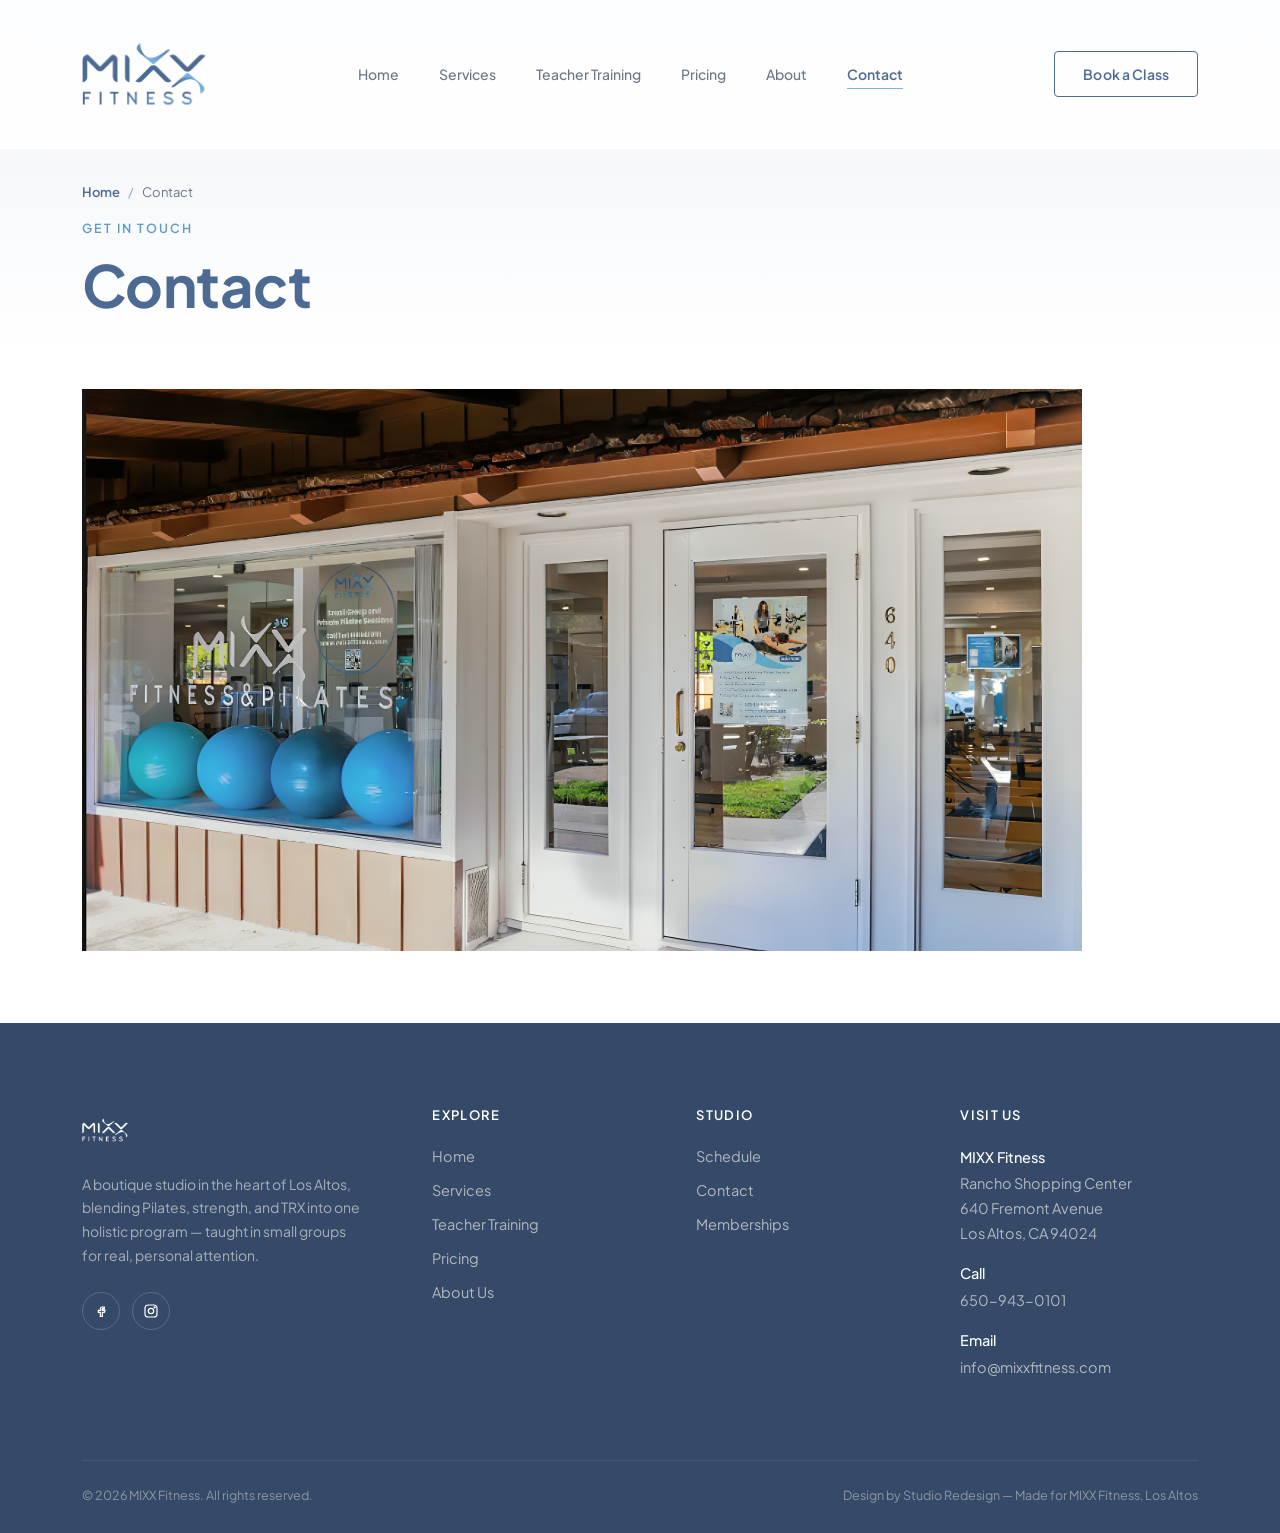
<file: contact.html>
<!DOCTYPE html>
<html lang="en">
<head>
<meta charset="UTF-8">
<meta name="viewport" content="width=device-width, initial-scale=1.0">
<title>Contact — MIXX Fitness</title>

<link rel="preconnect" href="https://fonts.googleapis.com">
<link rel="preconnect" href="https://fonts.gstatic.com" crossorigin>
<link href="https://fonts.googleapis.com/css2?family=Pacifico&family=Plus+Jakarta+Sans:ital,wght@0,400;0,500;0,600;0,700;0,800;1,400;1,500&display=swap" rel="stylesheet">
<link rel="stylesheet" href="assets/css/styles.css">
</head>
<body>

<header id="siteHeader">
  <div class="wrap nav-inner">
    <a href="index.html" class="logo">
      <img src="assets/images/logo.png" alt="MIXX Fitness logo" width="52" height="52">
    </a>
    <nav class="primary-nav" id="primaryNav">
      <a href="index.html">Home</a>
      <a href="services.html">Services</a>
      <a href="teacher-training.html">Teacher Training</a>
      <a href="pricing.html">Pricing</a>
      <a href="about.html">About</a>
      <a href="contact.html" class="active">Contact</a>
    </nav>
    <div class="header-cta">
      <a href="contact.html" class="btn btn-outline">Book a Class</a>
      <button class="menu-toggle" id="menuToggle" aria-label="Toggle menu">
        <span></span><span></span><span></span>
      </button>
    </div>
  </div>
</header>

<main>

  <!-- =====================================================================
       PAGE HERO
       ===================================================================== -->
  <section class="page-hero">
    <div class="wrap">
      <div class="breadcrumb reveal"><a href="index.html">Home</a><span>/</span>Contact</div>
      <div class="eyebrow reveal">Get In Touch</div>
      <h1 class="reveal">Contact</h1>
    </div>
  </section>

  <!-- =====================================================================
       FULL-SECTION IMAGE
       IMAGE: assets/images/contact-studio.png — 1600 x 900
       ===================================================================== -->
  <section class="section tight">
    <div class="wrap">
      <div class="contact-hero-image reveal">
        <img src="assets/images/contact-studio.png" alt="MIXX Fitness studio in Los Altos">
      </div>
    </div>
  </section>

</main>

<footer>
  <div class="wrap">
    <div class="footer-grid">
      <div class="footer-brand reveal">
        <a href="index.html" class="logo">
          <img src="assets/images/logo.png" alt="MIXX Fitness logo" width="46" height="46">
        </a>
        <p>A boutique studio in the heart of Los Altos, blending Pilates, strength, and TRX into one holistic program — taught in small groups for real, personal attention.</p>
        <div class="footer-socials">
          <a href="#" aria-label="Facebook"><svg viewBox="0 0 24 24" stroke-width="1.8"><path d="M14 9h3V6h-3c-1.7 0-3 1.3-3 3v2H8v3h3v6h3v-6h3l1-3h-4V9c0-.6.4-1 1-1z"/></svg></a>
          <a href="#" aria-label="Instagram"><svg viewBox="0 0 24 24" stroke-width="1.8"><rect x="3" y="3" width="18" height="18" rx="5"/><circle cx="12" cy="12" r="4"/><circle cx="17.5" cy="6.5" r="0.8" fill="white"/></svg></a>
        </div>
      </div>
      <div class="footer-col reveal">
        <h4>Explore</h4>
        <ul>
          <li><a href="index.html">Home</a></li>
          <li><a href="services.html">Services</a></li>
          <li><a href="teacher-training.html">Teacher Training</a></li>
          <li><a href="pricing.html">Pricing</a></li>
          <li><a href="about.html">About Us</a></li>
        </ul>
      </div>
      <div class="footer-col reveal">
        <h4>Studio</h4>
        <ul>
          <li><a href="schedule.html">Schedule</a></li>
          <li><a href="contact.html">Contact</a></li>
          <li><a href="pricing.html">Memberships</a></li>
        </ul>
      </div>
      <div class="footer-col reveal">
        <h4>Visit Us</h4>
        <div class="contact-line"><strong>MIXX Fitness</strong>Rancho Shopping Center<br>640 Fremont Avenue<br>Los Altos, CA 94024</div>
        <div class="contact-line"><strong>Call</strong>650-943-0101</div>
        <div class="contact-line"><strong>Email</strong>info@mixxfitness.com</div>
      </div>
    </div>
    <div class="footer-bottom">
      <span>© 2026 MIXX Fitness. All rights reserved.</span>
      <span>Design by Studio Redesign — Made for MIXX Fitness, Los Altos</span>
    </div>
  </div>
</footer>

<button class="top-btn" id="topBtn" aria-label="Back to top">
  <svg viewBox="0 0 24 24" fill="none" stroke-width="2" stroke-linecap="round" stroke-linejoin="round"><path d="M12 19V5M5 12l7-7 7 7"/></svg>
</button>

<script src="assets/js/script.js"></script>
</body>
</html>
</file>
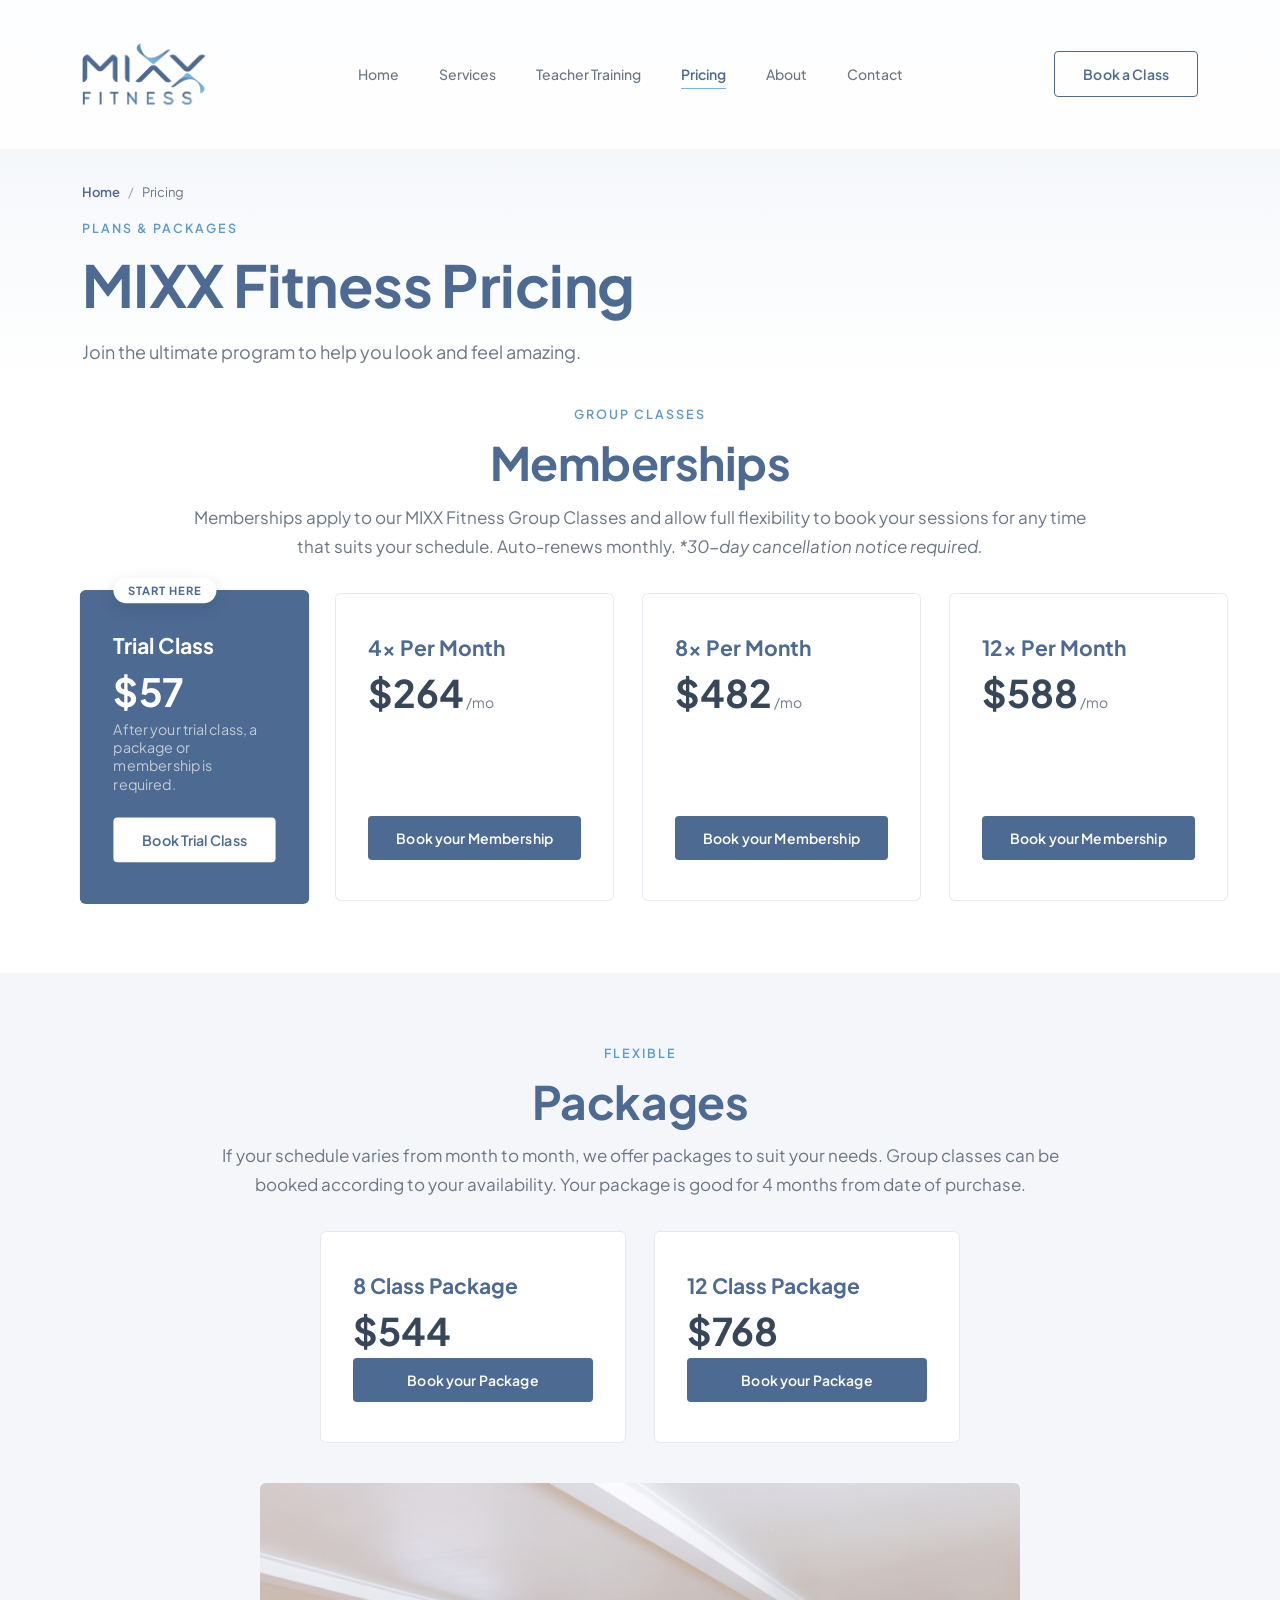
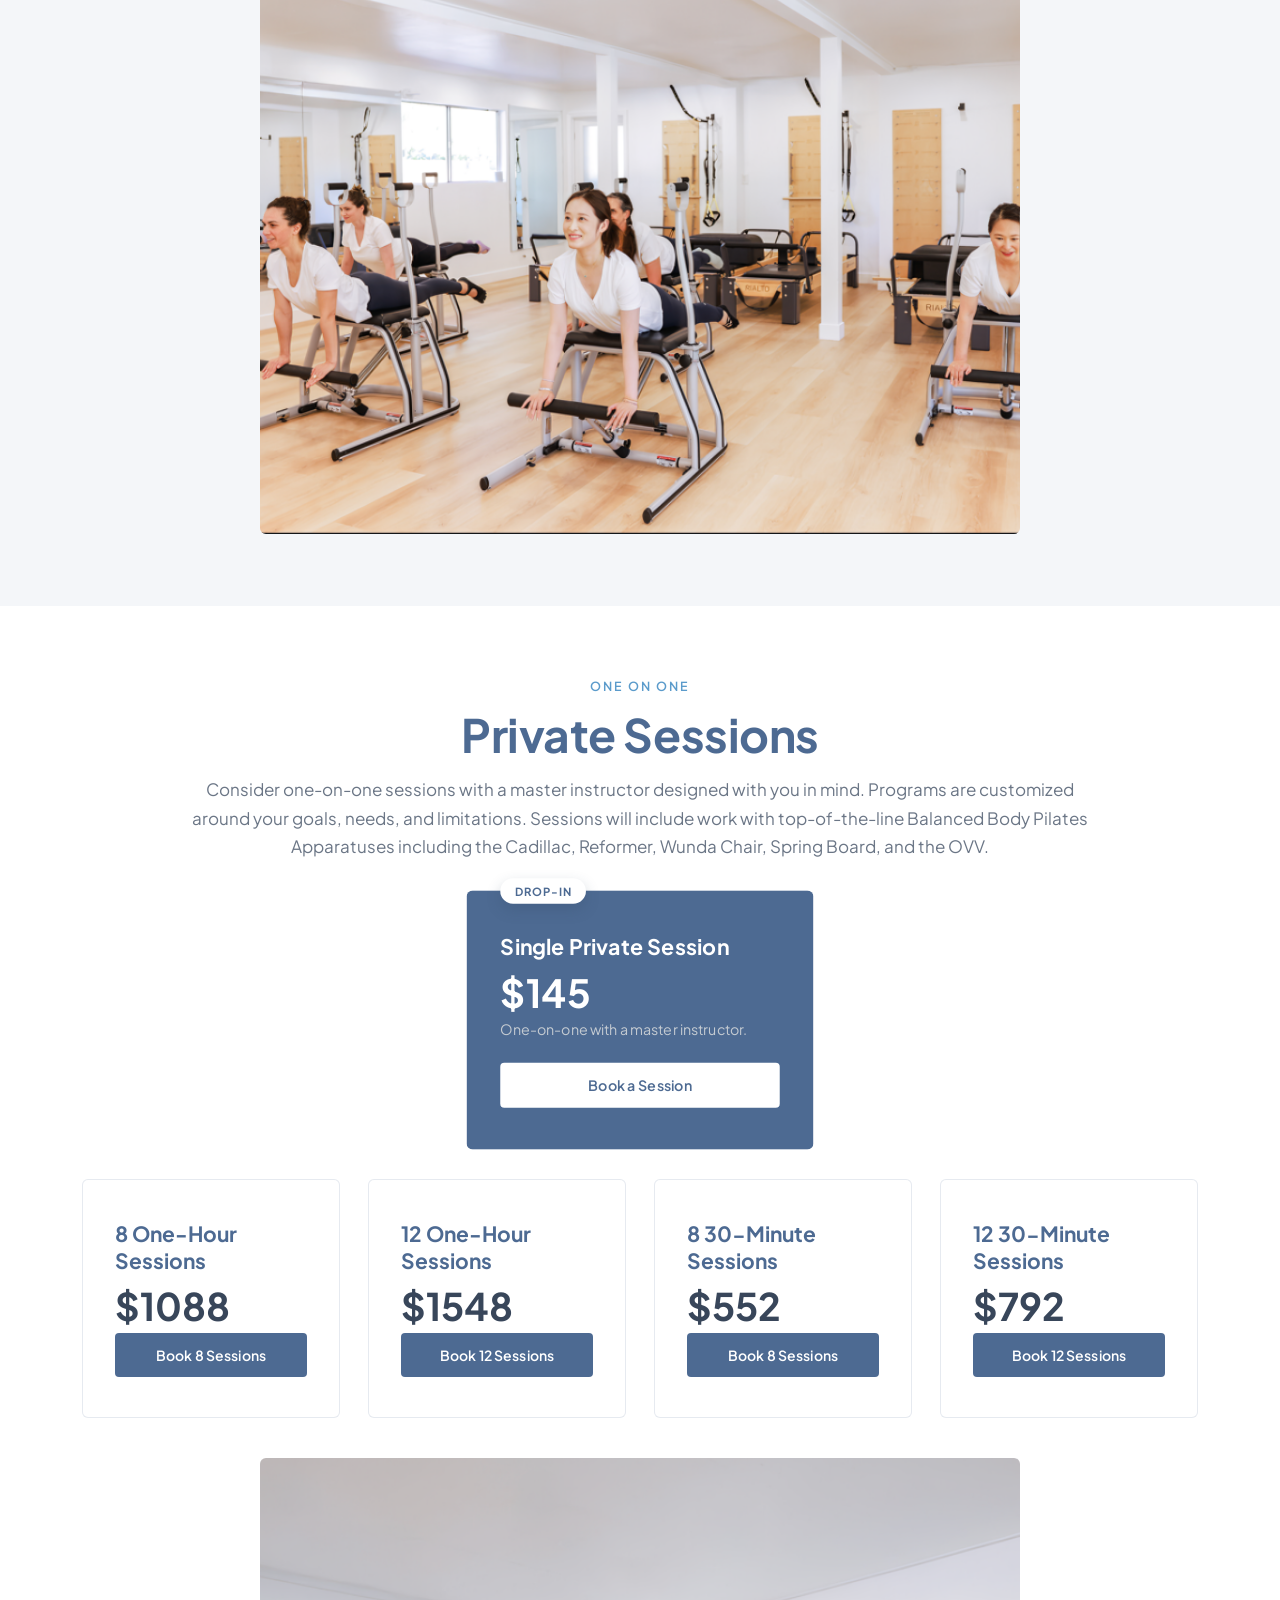
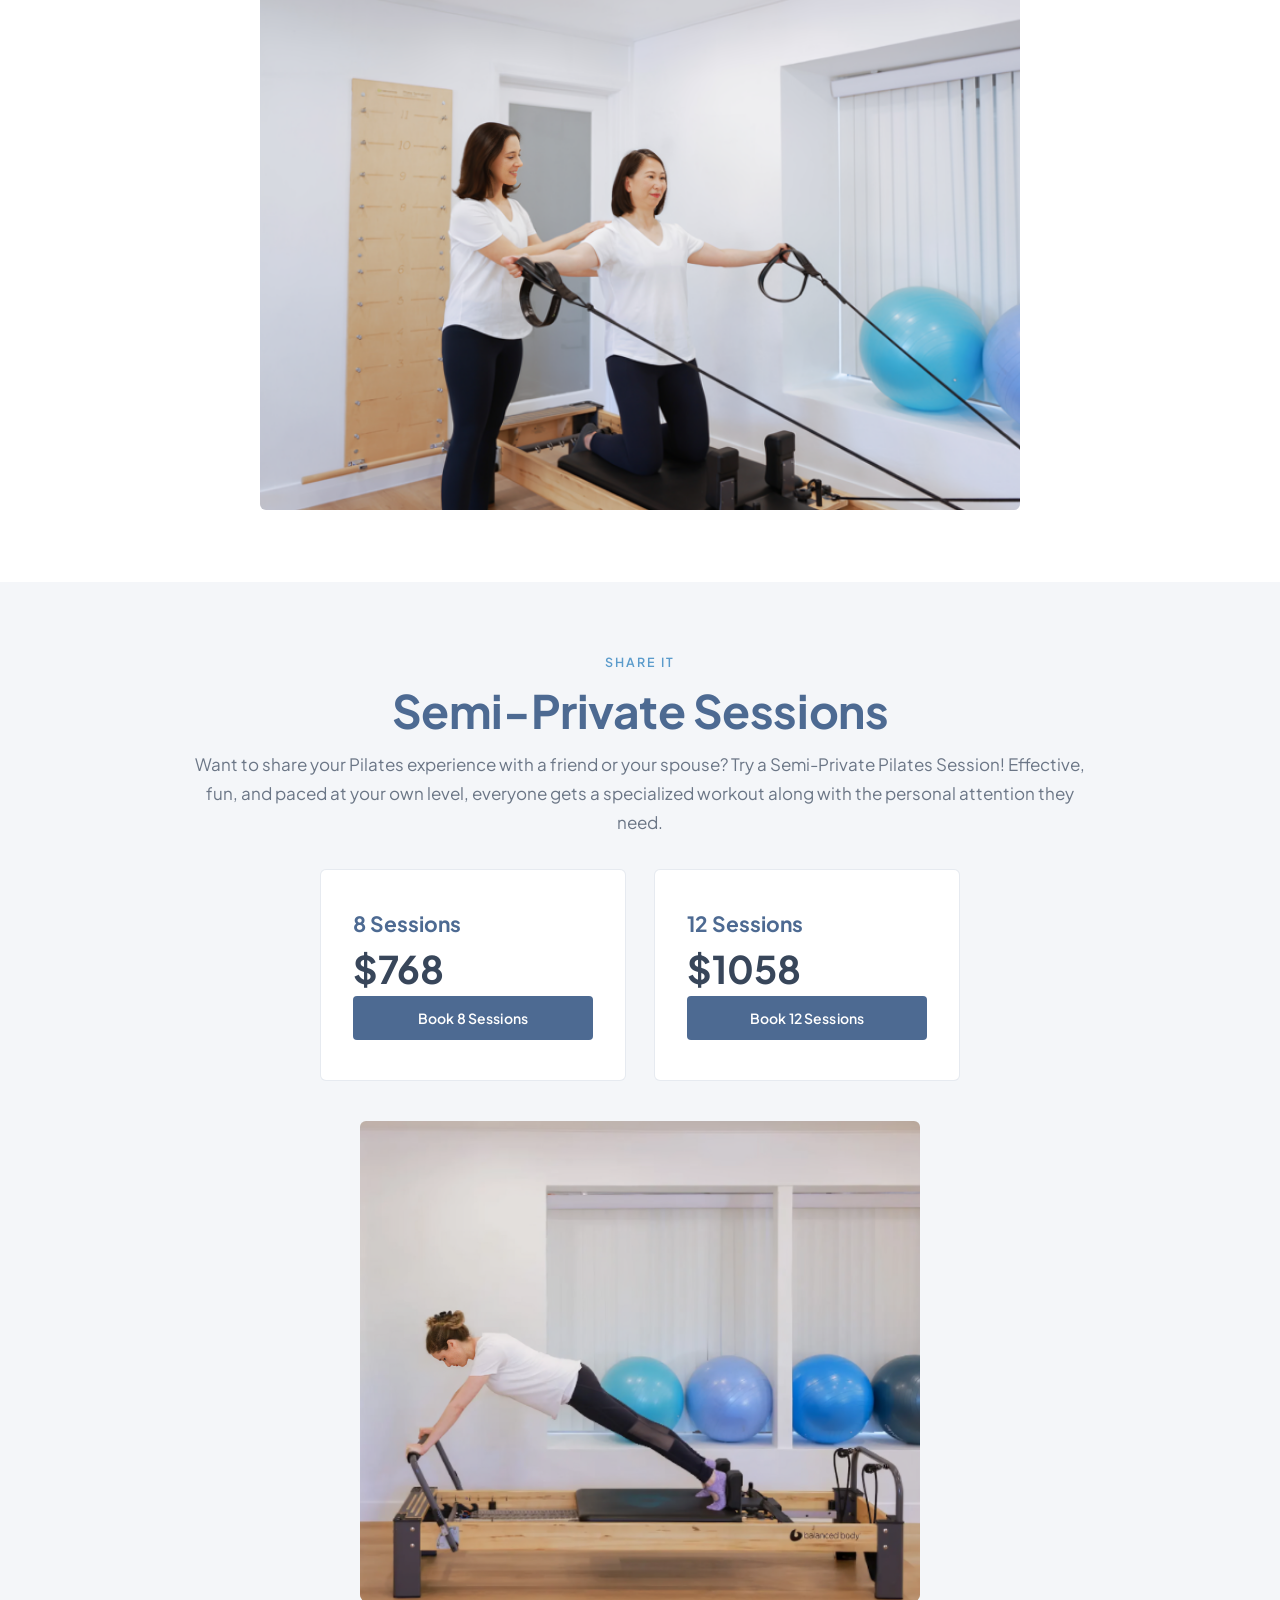
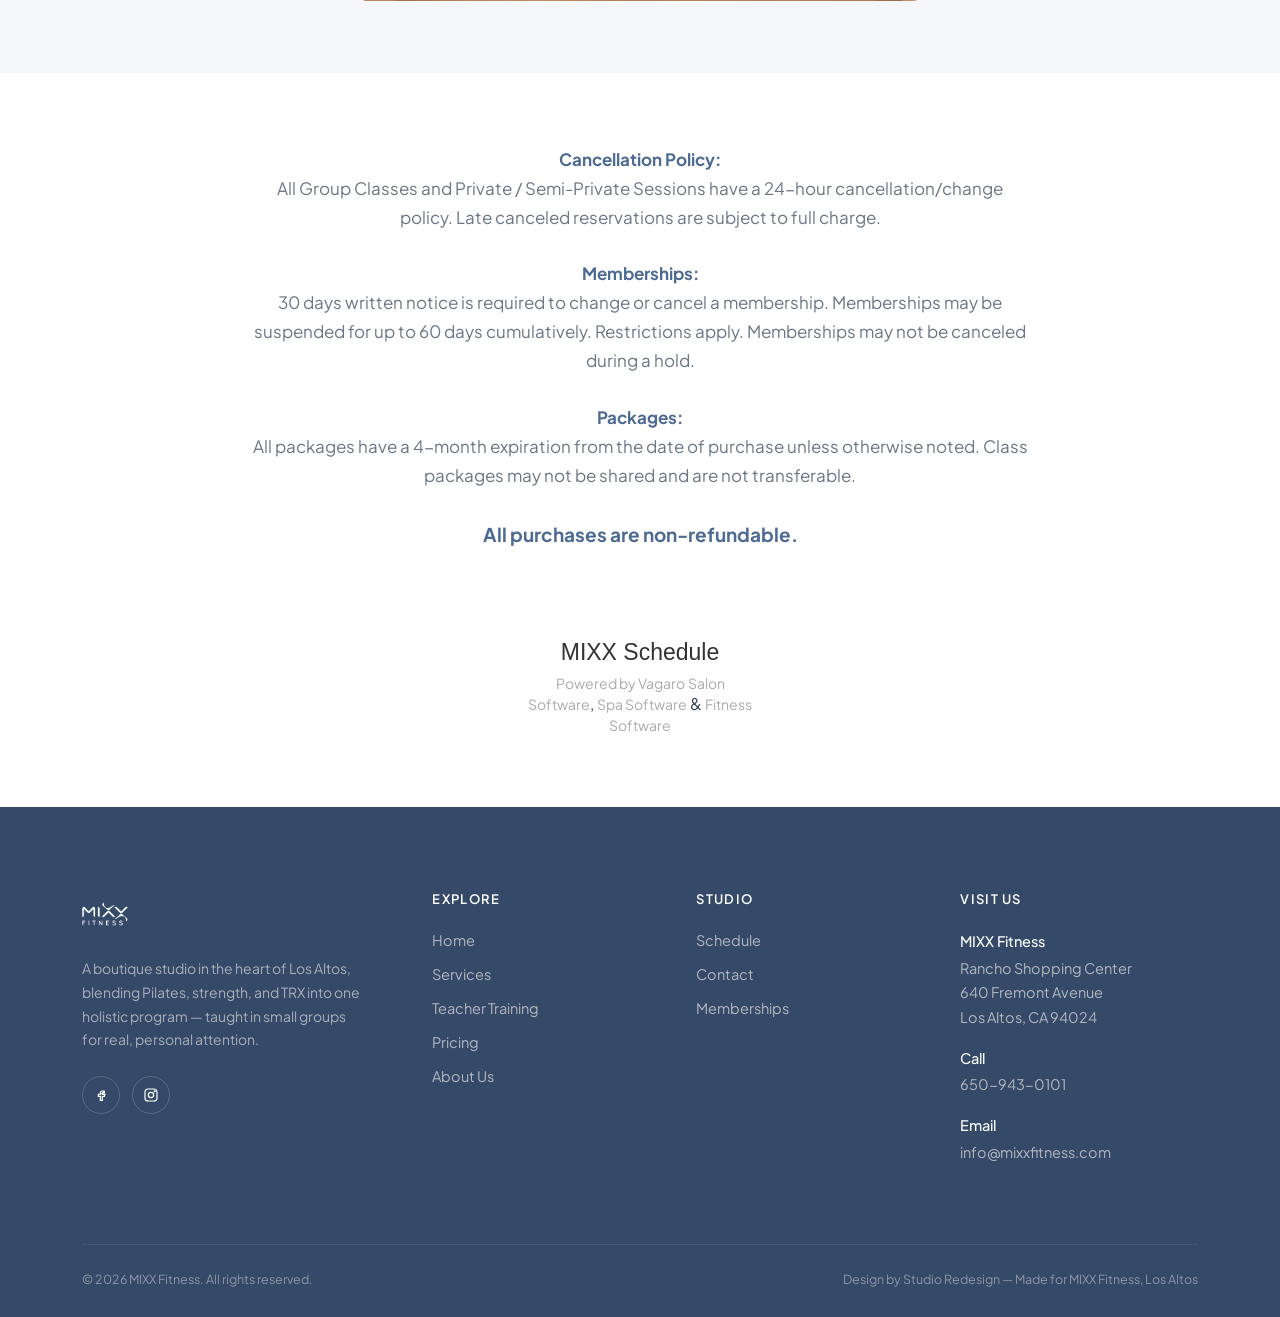
<file: pricing.html>
<!DOCTYPE html>
<html lang="en">
<head>
<meta charset="UTF-8">
<meta name="viewport" content="width=device-width, initial-scale=1.0">
<title>Pricing — MIXX Fitness</title>

<link rel="preconnect" href="https://fonts.googleapis.com">
<link rel="preconnect" href="https://fonts.gstatic.com" crossorigin>
<link href="https://fonts.googleapis.com/css2?family=Pacifico&family=Plus+Jakarta+Sans:ital,wght@0,400;0,500;0,600;0,700;0,800;1,400;1,500&display=swap" rel="stylesheet">
<link rel="stylesheet" href="assets/css/styles.css">
</head>
<body>

<header id="siteHeader">
  <div class="wrap nav-inner">
    <a href="index.html" class="logo">
      <img src="assets/images/logo.png" alt="MIXX Fitness logo" width="52" height="52">
    </a>
    <nav class="primary-nav" id="primaryNav">
      <a href="index.html">Home</a>
      <a href="services.html">Services</a>
      <a href="teacher-training.html">Teacher Training</a>
      <a href="pricing.html" class="active">Pricing</a>
      <a href="about.html">About</a>
      <a href="contact.html">Contact</a>
    </nav>
    <div class="header-cta">
      <a href="contact.html" class="btn btn-outline">Book a Class</a>
      <button class="menu-toggle" id="menuToggle" aria-label="Toggle menu">
        <span></span><span></span><span></span>
      </button>
    </div>
  </div>
</header>

<main>

  <!-- =====================================================================
       PAGE HERO — MIXX Fitness Pricing  (.tight = less space before Memberships)
       ===================================================================== -->
  <section class="page-hero tight">
    <div class="wrap">
      <div class="breadcrumb reveal"><a href="index.html">Home</a><span>/</span>Pricing</div>
      <div class="eyebrow reveal">Plans &amp; Packages</div>
      <h1 class="reveal">MIXX Fitness Pricing</h1>
      <p class="lede reveal">Join the ultimate program to help you look and feel amazing.</p>
    </div>
  </section>

  <!-- =====================================================================
       MEMBERSHIPS
       ===================================================================== -->
  <section class="section snug">
    <div class="wrap">

      <div class="head reveal">
        <div class="eyebrow">Group Classes</div>
        <h2>Memberships</h2>
        <p class="sub">Memberships apply to our MIXX Fitness Group Classes and allow full flexibility to book your sessions for any time that suits your schedule. Auto-renews monthly. <em>*30-day cancellation notice required.</em></p>
      </div>

      <div class="price-grid cols-4 reveal">
        <div class="price-card featured">
          <span class="ribbon">Start Here</span>
          <div class="price-name">Trial Class</div>
          <div class="price-amt">$57</div>
          <p class="price-desc">After your trial class, a package or membership is required.</p>
          <a href="#" class="btn btn-white">Book Trial Class</a>
        </div>
        <div class="price-card">
          <div class="price-name">4x Per Month</div>
          <div class="price-amt">$264<span> /mo</span></div>
          <a href="#" class="btn btn-primary">Book your Membership</a>
        </div>
        <div class="price-card">
          <div class="price-name">8x Per Month</div>
          <div class="price-amt">$482<span> /mo</span></div>
          <a href="#" class="btn btn-primary">Book your Membership</a>
        </div>
        <div class="price-card">
          <div class="price-name">12x Per Month</div>
          <div class="price-amt">$588<span> /mo</span></div>
          <a href="#" class="btn btn-primary">Book your Membership</a>
        </div>
      </div>

    </div>
  </section>

  <!-- =====================================================================
       PACKAGES
       ===================================================================== -->
  <section class="section sand">
    <div class="wrap">

      <div class="head reveal">
        <div class="eyebrow">Flexible</div>
        <h2>Packages</h2>
        <p class="sub">If your schedule varies from month to month, we offer packages to suit your needs. Group classes can be booked according to your availability. Your package is good for 4 months from date of purchase.</p>
      </div>

      <div class="price-grid cols-2 reveal">
        <div class="price-card">
          <div class="price-name">8 Class Package</div>
          <div class="price-amt">$544</div>
          <a href="#" class="btn btn-primary">Book your Package</a>
        </div>
        <div class="price-card">
          <div class="price-name">12 Class Package</div>
          <div class="price-amt">$768</div>
          <a href="#" class="btn btn-primary">Book your Package</a>
        </div>
      </div>

      <!-- IMAGE: Packages photo — 700 x 600 -->
      <div class="figure reveal">
        <img src="assets/images/packages.png" alt="MIXX Pilates class package session">
      </div>

    </div>
  </section>

  <!-- =====================================================================
       PRIVATE SESSIONS
       ===================================================================== -->
  <section class="section">
    <div class="wrap">

      <div class="head reveal">
        <div class="eyebrow">One On One</div>
        <h2>Private Sessions</h2>
        <p class="sub">Consider one-on-one sessions with a master instructor designed with you in mind. Programs are customized around your goals, needs, and limitations. Sessions will include work with top-of-the-line Balanced Body Pilates Apparatuses including the Cadillac, Reformer, Wunda Chair, Spring Board, and the OVV.</p>
      </div>

      <div class="price-grid cols-1 reveal">
        <div class="price-card featured">
          <span class="ribbon">Drop-In</span>
          <div class="price-name">Single Private Session</div>
          <div class="price-amt">$145</div>
          <p class="price-desc">One-on-one with a master instructor.</p>
          <a href="#" class="btn btn-white">Book a Session</a>
        </div>
      </div>

      <div class="price-grid cols-4 reveal">
        <div class="price-card">
          <div class="price-name">8 One-Hour Sessions</div>
          <div class="price-amt">$1088</div>
          <a href="#" class="btn btn-primary">Book 8 Sessions</a>
        </div>
        <div class="price-card">
          <div class="price-name">12 One-Hour Sessions</div>
          <div class="price-amt">$1548</div>
          <a href="#" class="btn btn-primary">Book 12 Sessions</a>
        </div>
        <div class="price-card">
          <div class="price-name">8 30-Minute Sessions</div>
          <div class="price-amt">$552</div>
          <a href="#" class="btn btn-primary">Book 8 Sessions</a>
        </div>
        <div class="price-card">
          <div class="price-name">12 30-Minute Sessions</div>
          <div class="price-amt">$792</div>
          <a href="#" class="btn btn-primary">Book 12 Sessions</a>
        </div>
      </div>

      <!-- IMAGE: Private session photo — 700 x 600 -->
      <div class="figure reveal">
        <img src="assets/images/private-session.png" alt="MIXX private Pilates session">
      </div>

    </div>
  </section>

  <!-- =====================================================================
       SEMI-PRIVATE SESSIONS
       ===================================================================== -->
  <section class="section sand">
    <div class="wrap">

      <div class="head reveal">
        <div class="eyebrow">Share It</div>
        <h2>Semi-Private Sessions</h2>
        <p class="sub">Want to share your Pilates experience with a friend or your spouse? Try a Semi-Private Pilates Session! Effective, fun, and paced at your own level, everyone gets a specialized workout along with the personal attention they need.</p>
      </div>

      <div class="price-grid cols-2 reveal">
        <div class="price-card">
          <div class="price-name">8 Sessions</div>
          <div class="price-amt">$768</div>
          <a href="#" class="btn btn-primary">Book 8 Sessions</a>
        </div>
        <div class="price-card">
          <div class="price-name">12 Sessions</div>
          <div class="price-amt">$1058</div>
          <a href="#" class="btn btn-primary">Book 12 Sessions</a>
        </div>
      </div>

      <!-- IMAGE: Semi-private session photo — 700 x 600 -->
      <div class="figure narrow reveal">
        <img src="assets/images/semi-private.png" alt="MIXX semi-private Pilates session">
      </div>

    </div>
  </section>

  <!-- =====================================================================
       POLICIES
       ===================================================================== -->
  <section class="section">
    <div class="wrap">
      <div class="policy reveal">
        <p><strong>Cancellation Policy:</strong><br>All Group Classes and Private / Semi-Private Sessions have a 24-hour cancellation/change policy. Late canceled reservations are subject to full charge.</p>
        <p><strong>Memberships:</strong><br>30 days written notice is required to change or cancel a membership. Memberships may be suspended for up to 60 days cumulatively. Restrictions apply. Memberships may not be canceled during a hold.</p>
        <p><strong>Packages:</strong><br>All packages have a 4-month expiration from the date of purchase unless otherwise noted. Class packages may not be shared and are not transferable.</p>
        <p class="final">All purchases are non-refundable.</p>
      </div>
    </div>
  </section>

  <!-- =====================================================================
       MIXX SCHEDULE — Vagaro embedded widget (raw, exactly as supplied)
       NOTE: this widget only loads when the page is served over http
       (e.g. VS Code Live Server), not when the file is opened directly.
       ===================================================================== -->
  <section class="section flush-top">
    <div class="wrap">
      <div class="reveal">
        <div id='frameTitle' class='embedded-widget-title' style='font-size: 23px; color: #333;font-family:Arial, Helvetica, sans-serif; line-height:24px; padding: 18px 10px 8px; text-align: center; -webkit-box-sizing: border-box; -moz-box-sizing: border-box; box-sizing: border-box;'>MIXX Schedule </div>
        <div class="vagaro" style="width:250px; padding:0; border:0; margin:0 auto; text-align:center;"><style>.vagaro a {font-size:14px; color:#AAA; text-decoration:none;}</style><a href="https://sales.vagaro.com/">Powered by Vagaro</a>&nbsp;<a href="https://sales.vagaro.com/salon-software">Salon Software</a>,&nbsp;<a href="https://sales.vagaro.com/spa-software">Spa Software</a>&nbsp;&amp;&nbsp;<a href="https://sales.vagaro.com/fitness-software">Fitness Software</a><script type="text/javascript" src="https://www.vagaro.com//resources/WidgetEmbeddedLoader/OZqnCp0rEJOcT3qnV3Ly79oz34mC2PeFJ4mC30m9cyUfgIiB10fiRGoiZgsCf0JEvwPapWUgZawifCs7fo?v=Edi17ZTn01aIOM6RSX9qw7gjAaLdUdNmoye3xlUS4q0#"></script></div>
      </div>
    </div>
  </section>

</main>

<footer>
  <div class="wrap">
    <div class="footer-grid">
      <div class="footer-brand reveal">
        <a href="index.html" class="logo">
          <img src="assets/images/logo.png" alt="MIXX Fitness logo" width="46" height="46">
        </a>
        <p>A boutique studio in the heart of Los Altos, blending Pilates, strength, and TRX into one holistic program — taught in small groups for real, personal attention.</p>
        <div class="footer-socials">
          <a href="#" aria-label="Facebook"><svg viewBox="0 0 24 24" stroke-width="1.8"><path d="M14 9h3V6h-3c-1.7 0-3 1.3-3 3v2H8v3h3v6h3v-6h3l1-3h-4V9c0-.6.4-1 1-1z"/></svg></a>
          <a href="#" aria-label="Instagram"><svg viewBox="0 0 24 24" stroke-width="1.8"><rect x="3" y="3" width="18" height="18" rx="5"/><circle cx="12" cy="12" r="4"/><circle cx="17.5" cy="6.5" r="0.8" fill="white"/></svg></a>
        </div>
      </div>
      <div class="footer-col reveal">
        <h4>Explore</h4>
        <ul>
          <li><a href="index.html">Home</a></li>
          <li><a href="services.html">Services</a></li>
          <li><a href="teacher-training.html">Teacher Training</a></li>
          <li><a href="pricing.html">Pricing</a></li>
          <li><a href="about.html">About Us</a></li>
        </ul>
      </div>
      <div class="footer-col reveal">
        <h4>Studio</h4>
        <ul>
          <li><a href="schedule.html">Schedule</a></li>
          <li><a href="contact.html">Contact</a></li>
          <li><a href="pricing.html">Memberships</a></li>
        </ul>
      </div>
      <div class="footer-col reveal">
        <h4>Visit Us</h4>
        <div class="contact-line"><strong>MIXX Fitness</strong>Rancho Shopping Center<br>640 Fremont Avenue<br>Los Altos, CA 94024</div>
        <div class="contact-line"><strong>Call</strong>650-943-0101</div>
        <div class="contact-line"><strong>Email</strong>info@mixxfitness.com</div>
      </div>
    </div>
    <div class="footer-bottom">
      <span>© 2026 MIXX Fitness. All rights reserved.</span>
      <span>Design by Studio Redesign — Made for MIXX Fitness, Los Altos</span>
    </div>
  </div>
</footer>

<button class="top-btn" id="topBtn" aria-label="Back to top">
  <svg viewBox="0 0 24 24" fill="none" stroke-width="2" stroke-linecap="round" stroke-linejoin="round"><path d="M12 19V5M5 12l7-7 7 7"/></svg>
</button>

<script src="assets/js/script.js"></script>
</body>
</html>
</file>
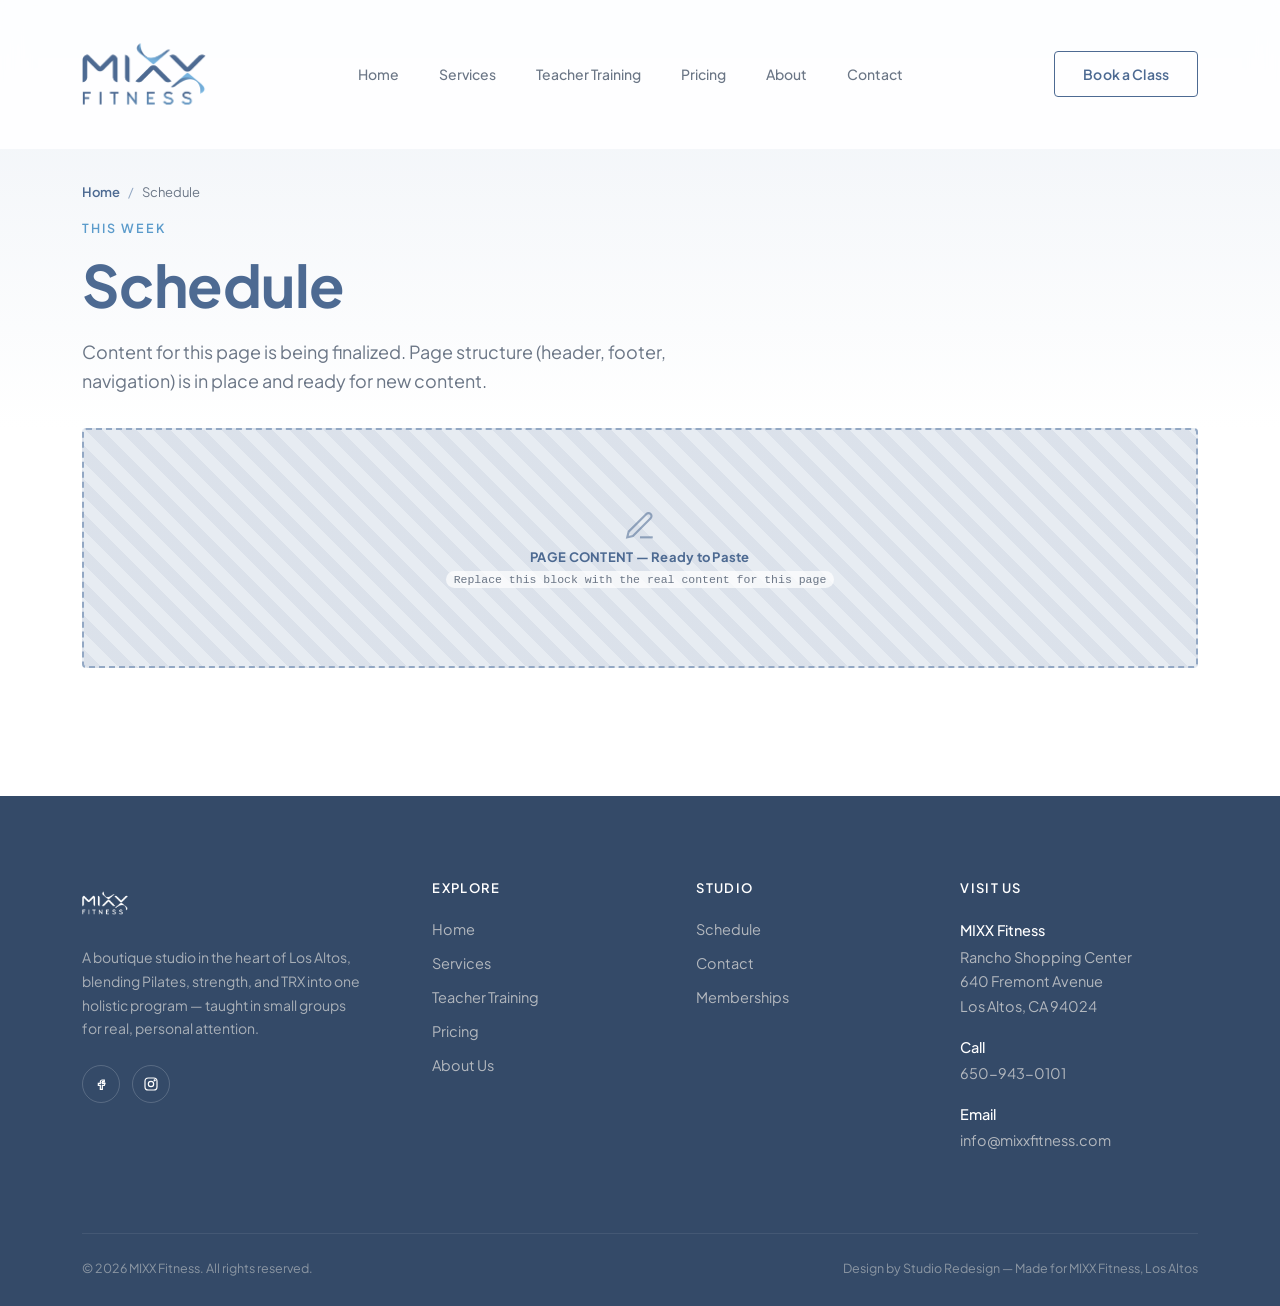
<file: schedule.html>
<!DOCTYPE html>
<html lang="en">
<head>
<meta charset="UTF-8">
<meta name="viewport" content="width=device-width, initial-scale=1.0">
<title>Schedule — MIXX Fitness</title>

<link rel="preconnect" href="https://fonts.googleapis.com">
<link rel="preconnect" href="https://fonts.gstatic.com" crossorigin>
<link href="https://fonts.googleapis.com/css2?family=Pacifico&family=Plus+Jakarta+Sans:ital,wght@0,400;0,500;0,600;0,700;0,800;1,400;1,500&display=swap" rel="stylesheet">
<link rel="stylesheet" href="assets/css/styles.css">
</head>
<body>

<header id="siteHeader">
  <div class="wrap nav-inner">
    <a href="index.html" class="logo">
      <img src="assets/images/logo.png" alt="MIXX Fitness logo" width="52" height="52">
    </a>
    <nav class="primary-nav" id="primaryNav">
      <a href="index.html">Home</a>
      <a href="services.html">Services</a>
      <a href="teacher-training.html">Teacher Training</a>
      <a href="pricing.html">Pricing</a>
      <a href="about.html">About</a>
      <a href="contact.html">Contact</a>
    </nav>
    <div class="header-cta">
      <a href="contact.html" class="btn btn-outline">Book a Class</a>
      <button class="menu-toggle" id="menuToggle" aria-label="Toggle menu">
        <span></span><span></span><span></span>
      </button>
    </div>
  </div>
</header>

<main>

  <!-- =====================================================================
       PAGE HERO
       ===================================================================== -->
  <section class="page-hero">
    <div class="wrap">
      <div class="breadcrumb reveal"><a href="index.html">Home</a><span>/</span>Schedule</div>
      <div class="eyebrow reveal">This Week</div>
      <h1 class="reveal">Schedule</h1>
      <p class="lede reveal">Content for this page is being finalized. Page structure (header, footer, navigation) is in place and ready for new content.</p>
    </div>
  </section>

  <!-- =====================================================================
       EMPTY CONTENT ZONE — READY TO PASTE
       This page is intentionally left empty below the header above.
       To add content: delete this comment block and the placeholder
       <div> below, then paste in real sections (text blocks, image
       placeholders, cards, etc. — see other pages or README.md for
       examples of the section patterns already built into styles.css).
       ===================================================================== -->
  <section class="section-pad" style="padding-top:0;">
    <div class="wrap reveal">
      <div class="img-placeholder" style="min-height:240px;">
        <svg class="ph-icon" viewBox="0 0 24 24" fill="none" stroke="currentColor" stroke-width="1.5"><path d="M12 20h9"/><path d="M16.5 3.5a2.121 2.121 0 013 3L7 19l-4 1 1-4L16.5 3.5z"/></svg>
        <span class="ph-label">PAGE CONTENT — Ready to Paste</span>
        <span class="ph-dims">Replace this block with the real content for this page</span>
      </div>
    </div>
  </section>

</main>

<footer>
  <div class="wrap">
    <div class="footer-grid">
      <div class="footer-brand reveal">
        <a href="index.html" class="logo">
          <img src="assets/images/logo.png" alt="MIXX Fitness logo" width="46" height="46">
        </a>
        <p>A boutique studio in the heart of Los Altos, blending Pilates, strength, and TRX into one holistic program — taught in small groups for real, personal attention.</p>
        <div class="footer-socials">
          <a href="#" aria-label="Facebook"><svg viewBox="0 0 24 24" stroke-width="1.8"><path d="M14 9h3V6h-3c-1.7 0-3 1.3-3 3v2H8v3h3v6h3v-6h3l1-3h-4V9c0-.6.4-1 1-1z"/></svg></a>
          <a href="#" aria-label="Instagram"><svg viewBox="0 0 24 24" stroke-width="1.8"><rect x="3" y="3" width="18" height="18" rx="5"/><circle cx="12" cy="12" r="4"/><circle cx="17.5" cy="6.5" r="0.8" fill="white"/></svg></a>
        </div>
      </div>
      <div class="footer-col reveal">
        <h4>Explore</h4>
        <ul>
          <li><a href="index.html">Home</a></li>
          <li><a href="services.html">Services</a></li>
          <li><a href="teacher-training.html">Teacher Training</a></li>
          <li><a href="pricing.html">Pricing</a></li>
          <li><a href="about.html">About Us</a></li>
        </ul>
      </div>
      <div class="footer-col reveal">
        <h4>Studio</h4>
        <ul>
          <li><a href="schedule.html">Schedule</a></li>
          <li><a href="contact.html">Contact</a></li>
          <li><a href="pricing.html">Memberships</a></li>
        </ul>
      </div>
      <div class="footer-col reveal">
        <h4>Visit Us</h4>
        <div class="contact-line"><strong>MIXX Fitness</strong>Rancho Shopping Center<br>640 Fremont Avenue<br>Los Altos, CA 94024</div>
        <div class="contact-line"><strong>Call</strong>650-943-0101</div>
        <div class="contact-line"><strong>Email</strong>info@mixxfitness.com</div>
      </div>
    </div>
    <div class="footer-bottom">
      <span>© 2026 MIXX Fitness. All rights reserved.</span>
      <span>Design by Studio Redesign — Made for MIXX Fitness, Los Altos</span>
    </div>
  </div>
</footer>

<button class="top-btn" id="topBtn" aria-label="Back to top">
  <svg viewBox="0 0 24 24" fill="none" stroke-width="2" stroke-linecap="round" stroke-linejoin="round"><path d="M12 19V5M5 12l7-7 7 7"/></svg>
</button>

<script src="assets/js/script.js"></script>
</body>
</html>
</file>
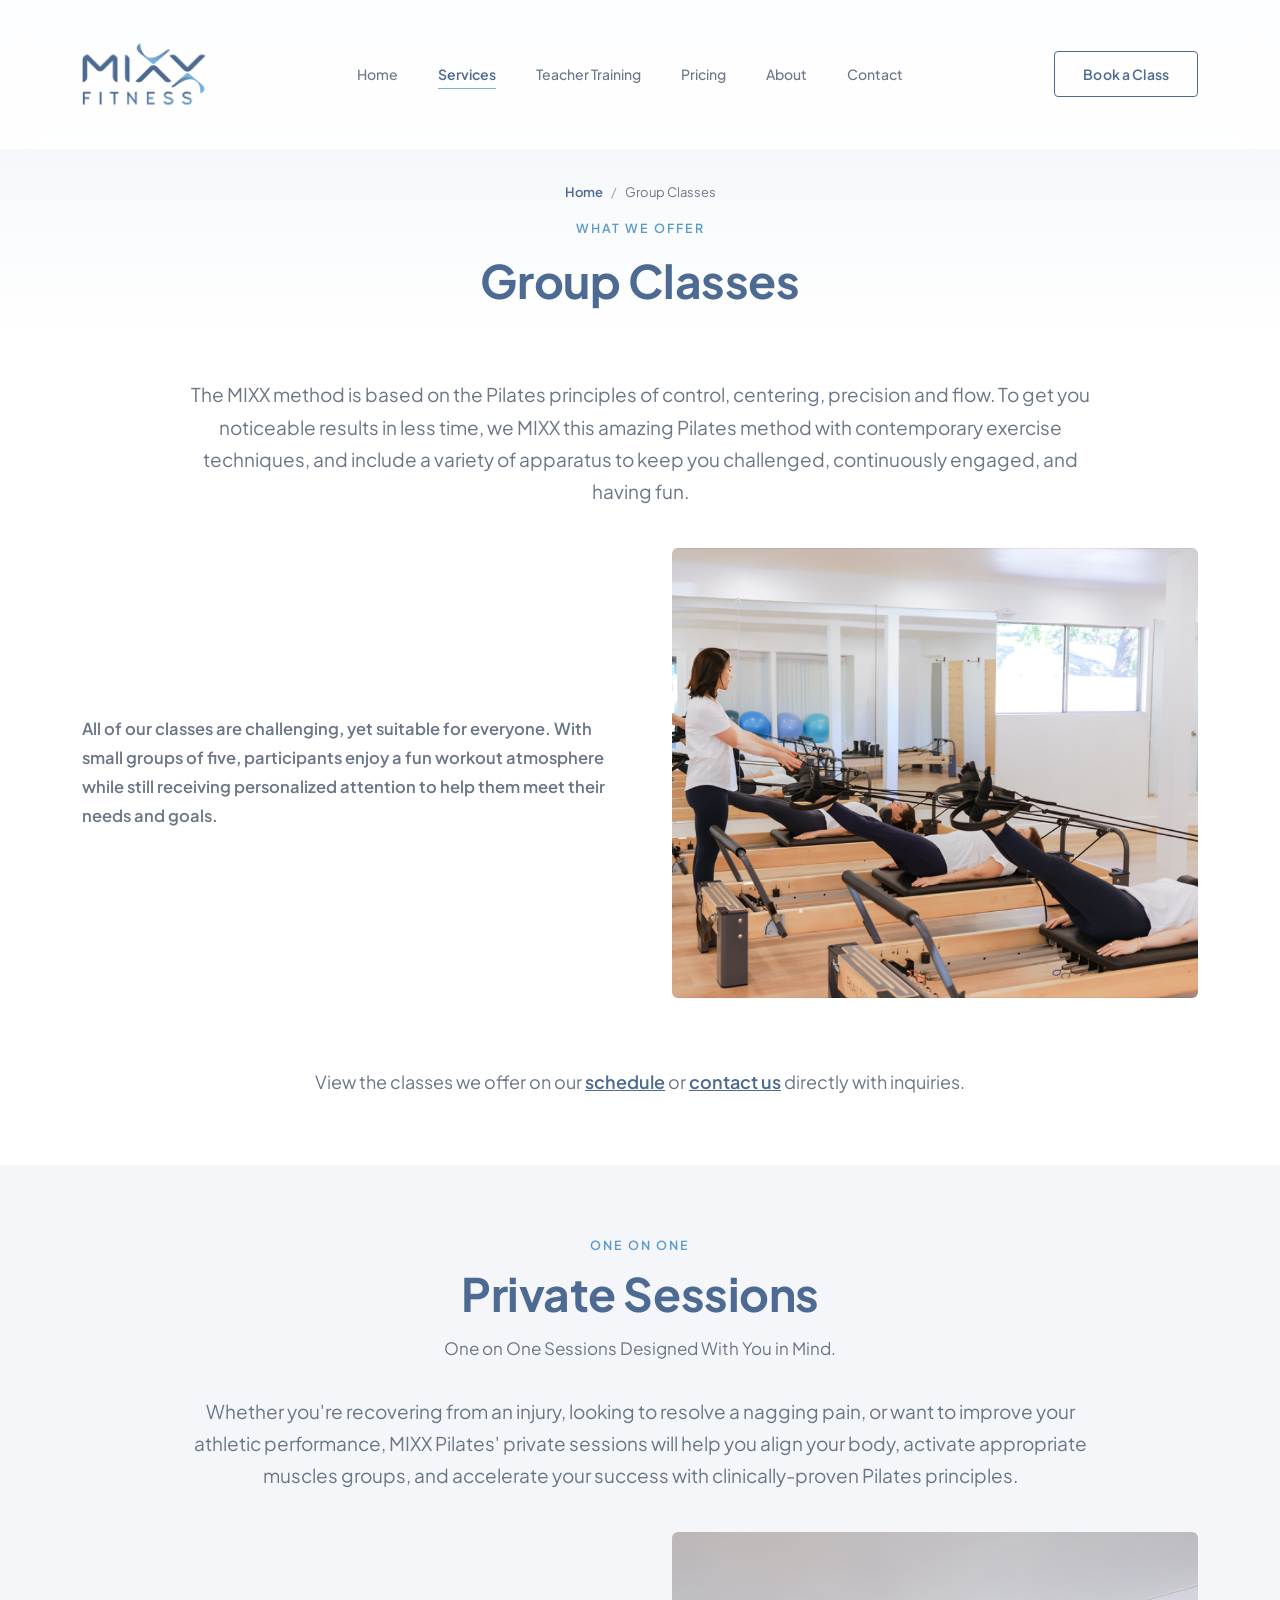
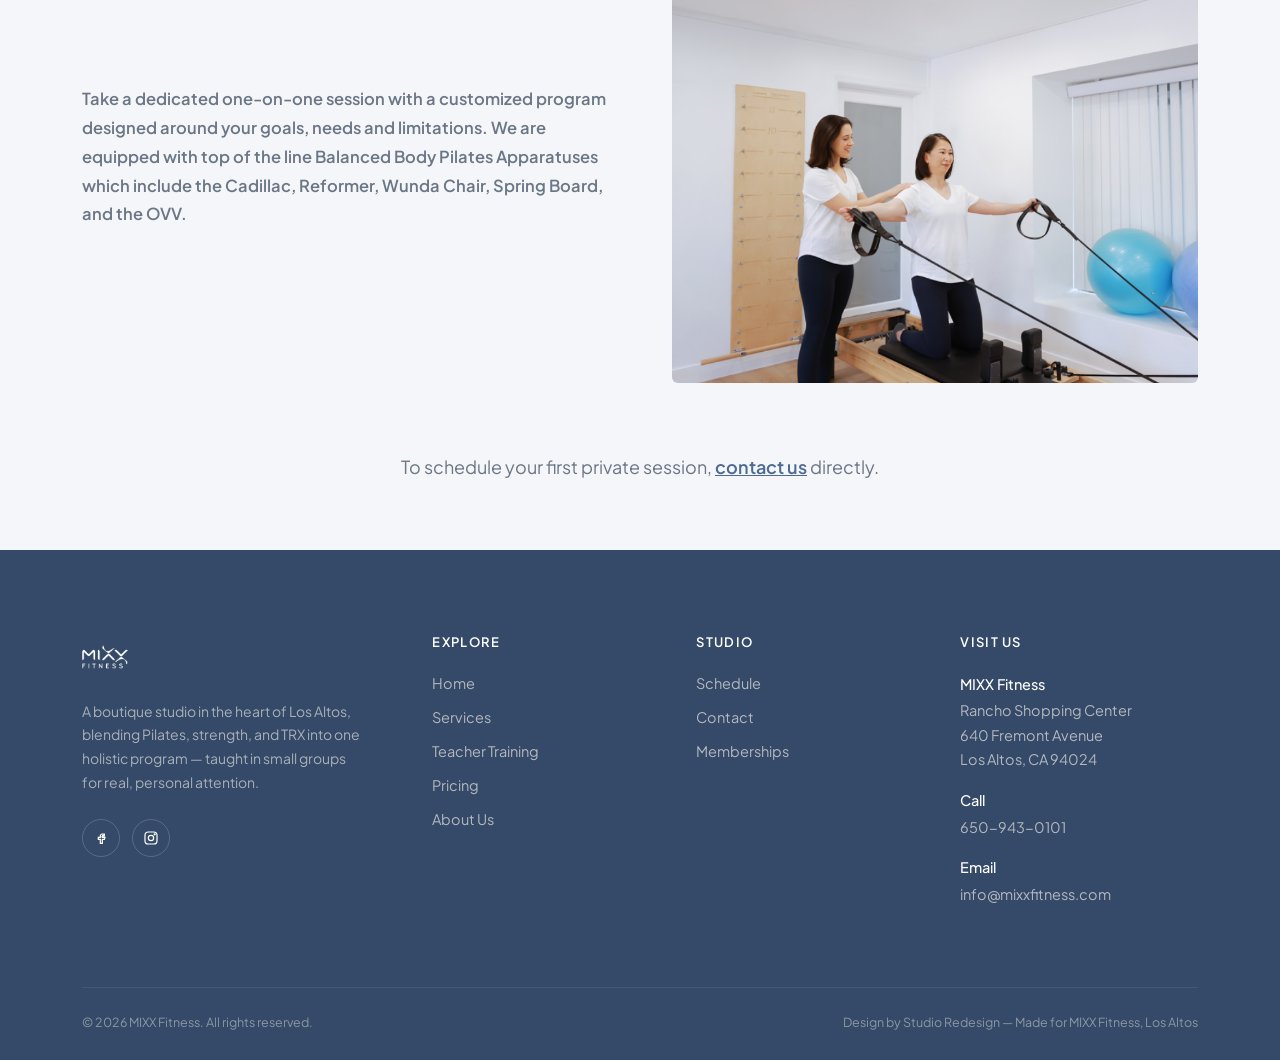
<file: services.html>
<!DOCTYPE html>
<html lang="en">
<head>
<meta charset="UTF-8">
<meta name="viewport" content="width=device-width, initial-scale=1.0">
<title>Services — MIXX Fitness</title>

<link rel="preconnect" href="https://fonts.googleapis.com">
<link rel="preconnect" href="https://fonts.gstatic.com" crossorigin>
<link href="https://fonts.googleapis.com/css2?family=Pacifico&family=Plus+Jakarta+Sans:ital,wght@0,400;0,500;0,600;0,700;0,800;1,400;1,500&display=swap" rel="stylesheet">
<link rel="stylesheet" href="assets/css/styles.css">
</head>
<body>

<header id="siteHeader">
  <div class="wrap nav-inner">
    <a href="index.html" class="logo">
      <img src="assets/images/logo.png" alt="MIXX Fitness logo" width="52" height="52">
    </a>
    <nav class="primary-nav" id="primaryNav">
      <a href="index.html">Home</a>
      <a href="services.html" class="active">Services</a>
      <a href="teacher-training.html">Teacher Training</a>
      <a href="pricing.html">Pricing</a>
      <a href="about.html">About</a>
      <a href="contact.html">Contact</a>
    </nav>
    <div class="header-cta">
      <a href="contact.html" class="btn btn-outline">Book a Class</a>
      <button class="menu-toggle" id="menuToggle" aria-label="Toggle menu">
        <span></span><span></span><span></span>
      </button>
    </div>
  </div>
</header>

<main>

  <!-- =====================================================================
       PAGE HERO — Group Classes
       Centered, and sized to match the "Private Sessions" heading below.
       ===================================================================== -->
  <section class="page-hero center">
    <div class="wrap">
      <div class="breadcrumb reveal"><a href="index.html">Home</a><span>/</span>Group Classes</div>
      <div class="eyebrow reveal">What We Offer</div>
      <h1 class="match-h2 reveal">Group Classes</h1>
    </div>
  </section>

  <!-- =====================================================================
       GROUP CLASSES
       ===================================================================== -->
  <section class="section tight">
    <div class="wrap">

      <p class="lede-block reveal">The MIXX method is based on the Pilates principles of control, centering, precision and flow. To get you noticeable results in less time, we MIXX this amazing Pilates method with contemporary exercise techniques, and include a variety of apparatus to keep you challenged, continuously engaged, and having fun.</p>

      <div class="method-row reveal">
        <div class="method-text">
          <p class="body-lead">All of our classes are challenging, yet suitable for everyone. With small groups of five, participants enjoy a fun workout atmosphere while still receiving personalized attention to help them meet their needs and goals.</p>
        </div>
        <!-- IMAGE: Group class photo — 700 x 600 -->
        <div class="method-visual">
          <img src="assets/images/group-class.png" alt="MIXX small-group Pilates class">
        </div>
      </div>

      <p class="note-line reveal">View the classes we offer on our <a href="schedule.html" class="link-inline">schedule</a> or <a href="contact.html" class="link-inline">contact us</a> directly with inquiries.</p>

    </div>
  </section>

  <!-- =====================================================================
       PRIVATE SESSIONS
       ===================================================================== -->
  <section class="section sand">
    <div class="wrap">

      <div class="head reveal">
        <div class="eyebrow">One On One</div>
        <h2>Private Sessions</h2>
        <p class="sub">One on One Sessions Designed With You in Mind.</p>
      </div>

      <p class="lede-block reveal">Whether you're recovering from an injury, looking to resolve a nagging pain, or want to improve your athletic performance, MIXX Pilates' private sessions will help you align your body, activate appropriate muscles groups, and accelerate your success with clinically-proven Pilates principles.</p>

      <div class="method-row reverse reveal">
        <!-- IMAGE: Private session photo — 700 x 600 -->
        <div class="method-visual">
          <img src="assets/images/private-session.png" alt="MIXX private one-on-one Pilates session">
        </div>
        <div class="method-text">
          <p class="body-lead">Take a dedicated one-on-one session with a customized program designed around your goals, needs and limitations. We are equipped with top of the line Balanced Body Pilates Apparatuses which include the Cadillac, Reformer, Wunda Chair, Spring Board, and the OVV.</p>
        </div>
      </div>

      <p class="note-line reveal">To schedule your first private session, <a href="contact.html" class="link-inline">contact us</a> directly.</p>

    </div>
  </section>

</main>

<footer>
  <div class="wrap">
    <div class="footer-grid">
      <div class="footer-brand reveal">
        <a href="index.html" class="logo">
          <img src="assets/images/logo.png" alt="MIXX Fitness logo" width="46" height="46">
        </a>
        <p>A boutique studio in the heart of Los Altos, blending Pilates, strength, and TRX into one holistic program — taught in small groups for real, personal attention.</p>
        <div class="footer-socials">
          <a href="#" aria-label="Facebook"><svg viewBox="0 0 24 24" stroke-width="1.8"><path d="M14 9h3V6h-3c-1.7 0-3 1.3-3 3v2H8v3h3v6h3v-6h3l1-3h-4V9c0-.6.4-1 1-1z"/></svg></a>
          <a href="#" aria-label="Instagram"><svg viewBox="0 0 24 24" stroke-width="1.8"><rect x="3" y="3" width="18" height="18" rx="5"/><circle cx="12" cy="12" r="4"/><circle cx="17.5" cy="6.5" r="0.8" fill="white"/></svg></a>
        </div>
      </div>
      <div class="footer-col reveal">
        <h4>Explore</h4>
        <ul>
          <li><a href="index.html">Home</a></li>
          <li><a href="services.html">Services</a></li>
          <li><a href="teacher-training.html">Teacher Training</a></li>
          <li><a href="pricing.html">Pricing</a></li>
          <li><a href="about.html">About Us</a></li>
        </ul>
      </div>
      <div class="footer-col reveal">
        <h4>Studio</h4>
        <ul>
          <li><a href="schedule.html">Schedule</a></li>
          <li><a href="contact.html">Contact</a></li>
          <li><a href="pricing.html">Memberships</a></li>
        </ul>
      </div>
      <div class="footer-col reveal">
        <h4>Visit Us</h4>
        <div class="contact-line"><strong>MIXX Fitness</strong>Rancho Shopping Center<br>640 Fremont Avenue<br>Los Altos, CA 94024</div>
        <div class="contact-line"><strong>Call</strong>650-943-0101</div>
        <div class="contact-line"><strong>Email</strong>info@mixxfitness.com</div>
      </div>
    </div>
    <div class="footer-bottom">
      <span>© 2026 MIXX Fitness. All rights reserved.</span>
      <span>Design by Studio Redesign — Made for MIXX Fitness, Los Altos</span>
    </div>
  </div>
</footer>

<button class="top-btn" id="topBtn" aria-label="Back to top">
  <svg viewBox="0 0 24 24" fill="none" stroke-width="2" stroke-linecap="round" stroke-linejoin="round"><path d="M12 19V5M5 12l7-7 7 7"/></svg>
</button>

<script src="assets/js/script.js"></script>
</body>
</html>
</file>
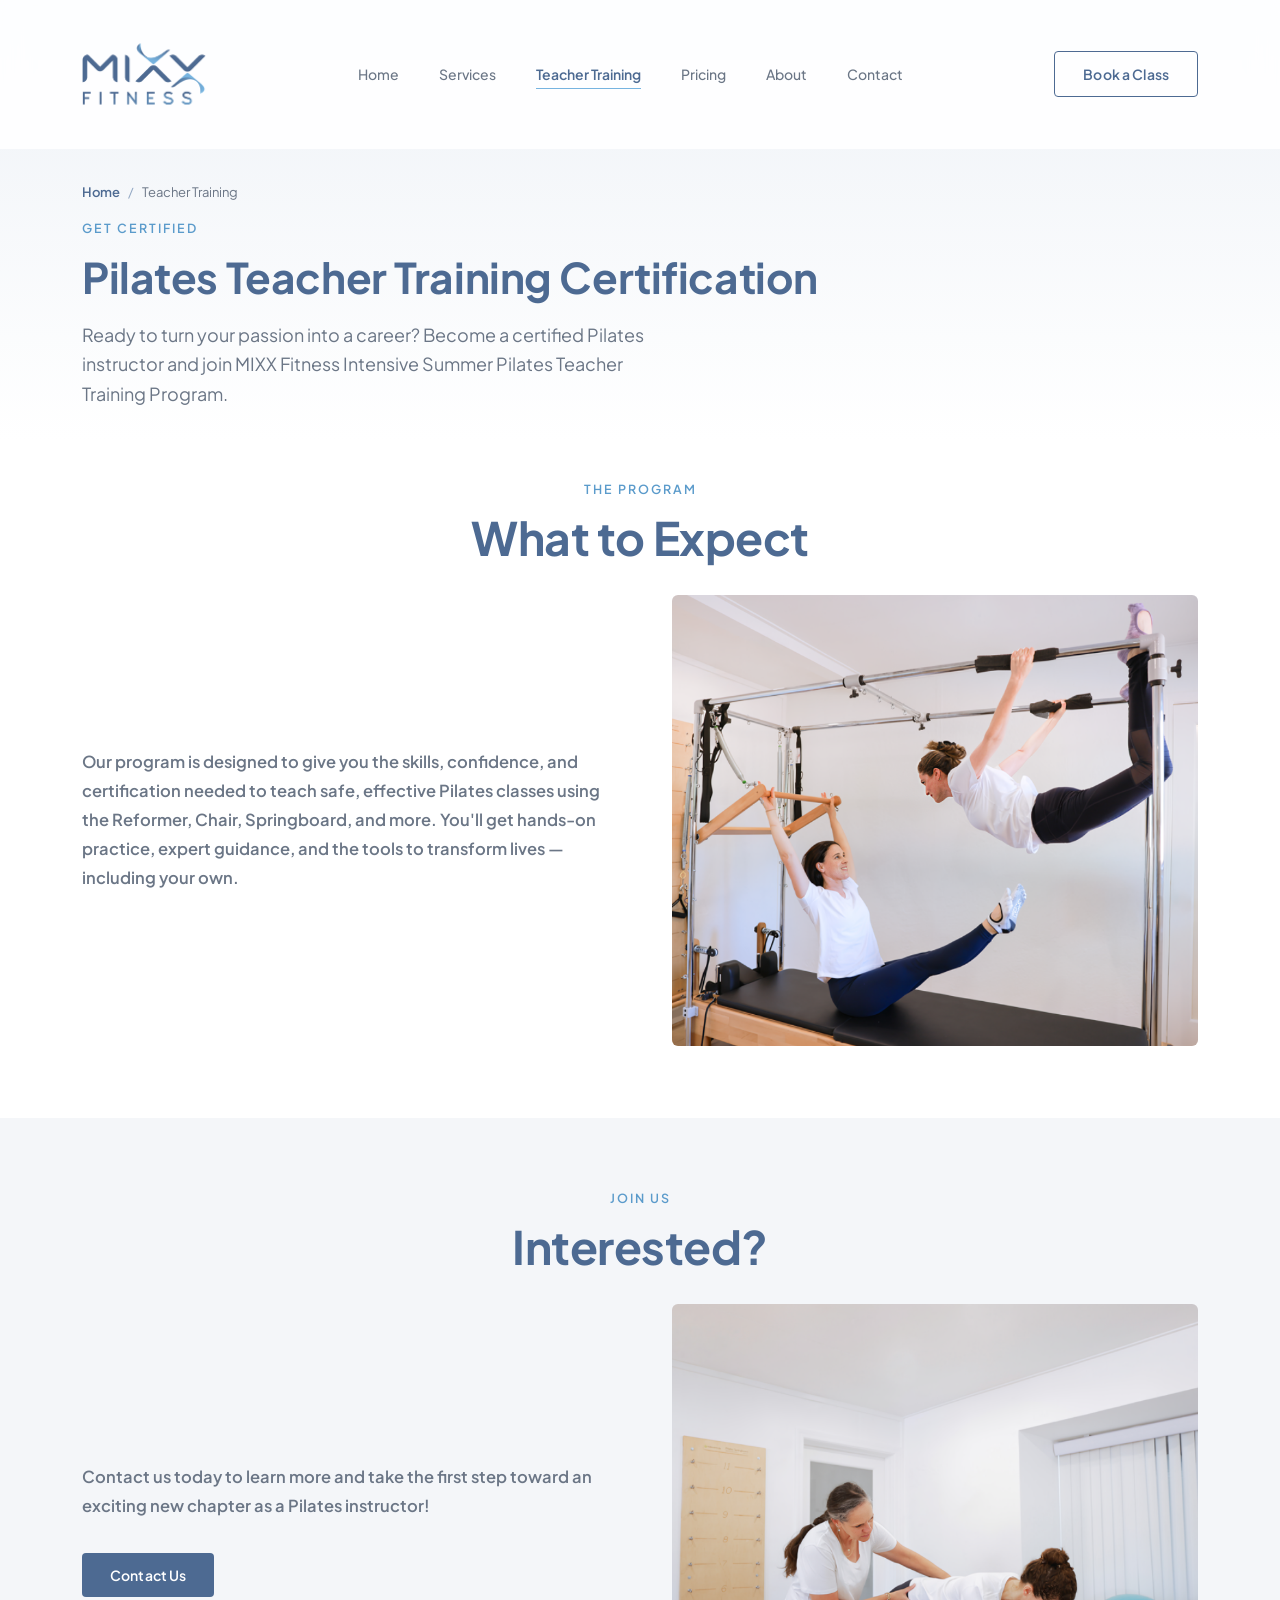
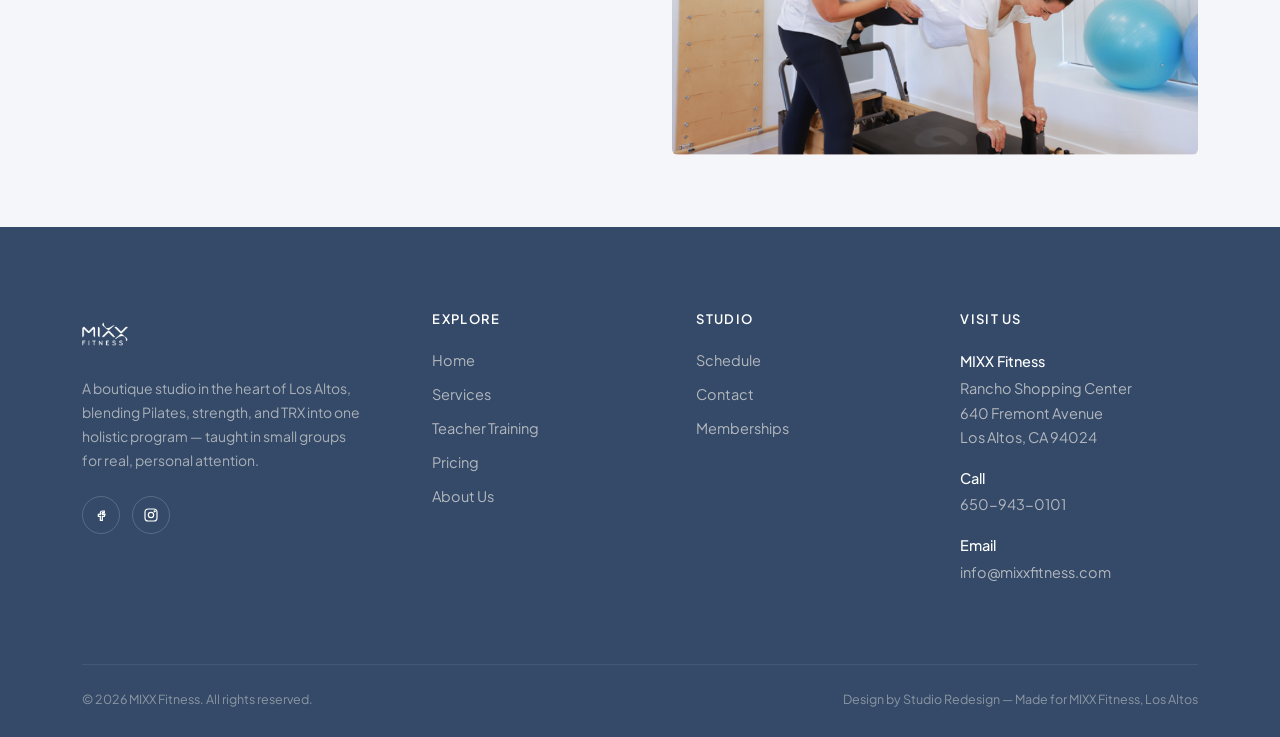
<file: teacher-training.html>
<!DOCTYPE html>
<html lang="en">
<head>
<meta charset="UTF-8">
<meta name="viewport" content="width=device-width, initial-scale=1.0">
<title>Teacher Training — MIXX Fitness</title>

<link rel="preconnect" href="https://fonts.googleapis.com">
<link rel="preconnect" href="https://fonts.gstatic.com" crossorigin>
<link href="https://fonts.googleapis.com/css2?family=Pacifico&family=Plus+Jakarta+Sans:ital,wght@0,400;0,500;0,600;0,700;0,800;1,400;1,500&display=swap" rel="stylesheet">
<link rel="stylesheet" href="assets/css/styles.css">
</head>
<body>

<header id="siteHeader">
  <div class="wrap nav-inner">
    <a href="index.html" class="logo">
      <img src="assets/images/logo.png" alt="MIXX Fitness logo" width="52" height="52">
    </a>
    <nav class="primary-nav" id="primaryNav">
      <a href="index.html">Home</a>
      <a href="services.html">Services</a>
      <a href="teacher-training.html" class="active">Teacher Training</a>
      <a href="pricing.html">Pricing</a>
      <a href="about.html">About</a>
      <a href="contact.html">Contact</a>
    </nav>
    <div class="header-cta">
      <a href="contact.html" class="btn btn-outline">Book a Class</a>
      <button class="menu-toggle" id="menuToggle" aria-label="Toggle menu">
        <span></span><span></span><span></span>
      </button>
    </div>
  </div>
</header>

<main>

  <!-- =====================================================================
       PAGE HERO — Pilates Teacher Training Certification
       .one-line keeps the title on a single line on desktop.
       ===================================================================== -->
  <section class="page-hero">
    <div class="wrap">
      <div class="breadcrumb reveal"><a href="index.html">Home</a><span>/</span>Teacher Training</div>
      <div class="eyebrow reveal">Get Certified</div>
      <h1 class="one-line reveal">Pilates Teacher Training Certification</h1>
      <p class="lede reveal">Ready to turn your passion into a career? Become a certified Pilates instructor and join MIXX Fitness Intensive Summer Pilates Teacher Training Program.</p>
    </div>
  </section>

  <!-- =====================================================================
       WHAT TO EXPECT
       ===================================================================== -->
  <section class="section tight">
    <div class="wrap">

      <div class="head reveal">
        <div class="eyebrow">The Program</div>
        <h2>What to Expect</h2>
      </div>

      <div class="method-row reveal">
        <div class="method-text">
          <p class="body-lead">Our program is designed to give you the skills, confidence, and certification needed to teach safe, effective Pilates classes using the Reformer, Chair, Springboard, and more. You'll get hands-on practice, expert guidance, and the tools to transform lives — including your own.</p>
        </div>
        <!-- IMAGE: Teacher training photo — 700 x 600 -->
        <div class="method-visual">
          <img src="assets/images/teacher-training-1.png" alt="MIXX Pilates teacher training session">
        </div>
      </div>

    </div>
  </section>

  <!-- =====================================================================
       INTERESTED?
       ===================================================================== -->
  <section class="section sand">
    <div class="wrap">

      <div class="head reveal">
        <div class="eyebrow">Join Us</div>
        <h2>Interested?</h2>
      </div>

      <div class="method-row reveal">
        <div class="method-text">
          <p class="body-lead">Contact us today to learn more and take the first step toward an exciting new chapter as a Pilates instructor!</p>
          <!-- BUTTON: empty link for now — add the real URL later -->
          <a href="#" class="btn btn-primary">Contact Us</a>
        </div>
        <!-- IMAGE: Teacher training studio photo — 700 x 600 -->
        <div class="method-visual">
          <img src="assets/images/teacher-training-2.png" alt="MIXX Pilates teacher training studio">
        </div>
      </div>

    </div>
  </section>

</main>

<footer>
  <div class="wrap">
    <div class="footer-grid">
      <div class="footer-brand reveal">
        <a href="index.html" class="logo">
          <img src="assets/images/logo.png" alt="MIXX Fitness logo" width="46" height="46">
        </a>
        <p>A boutique studio in the heart of Los Altos, blending Pilates, strength, and TRX into one holistic program — taught in small groups for real, personal attention.</p>
        <div class="footer-socials">
          <a href="#" aria-label="Facebook"><svg viewBox="0 0 24 24" stroke-width="1.8"><path d="M14 9h3V6h-3c-1.7 0-3 1.3-3 3v2H8v3h3v6h3v-6h3l1-3h-4V9c0-.6.4-1 1-1z"/></svg></a>
          <a href="#" aria-label="Instagram"><svg viewBox="0 0 24 24" stroke-width="1.8"><rect x="3" y="3" width="18" height="18" rx="5"/><circle cx="12" cy="12" r="4"/><circle cx="17.5" cy="6.5" r="0.8" fill="white"/></svg></a>
        </div>
      </div>
      <div class="footer-col reveal">
        <h4>Explore</h4>
        <ul>
          <li><a href="index.html">Home</a></li>
          <li><a href="services.html">Services</a></li>
          <li><a href="teacher-training.html">Teacher Training</a></li>
          <li><a href="pricing.html">Pricing</a></li>
          <li><a href="about.html">About Us</a></li>
        </ul>
      </div>
      <div class="footer-col reveal">
        <h4>Studio</h4>
        <ul>
          <li><a href="schedule.html">Schedule</a></li>
          <li><a href="contact.html">Contact</a></li>
          <li><a href="pricing.html">Memberships</a></li>
        </ul>
      </div>
      <div class="footer-col reveal">
        <h4>Visit Us</h4>
        <div class="contact-line"><strong>MIXX Fitness</strong>Rancho Shopping Center<br>640 Fremont Avenue<br>Los Altos, CA 94024</div>
        <div class="contact-line"><strong>Call</strong>650-943-0101</div>
        <div class="contact-line"><strong>Email</strong>info@mixxfitness.com</div>
      </div>
    </div>
    <div class="footer-bottom">
      <span>© 2026 MIXX Fitness. All rights reserved.</span>
      <span>Design by Studio Redesign — Made for MIXX Fitness, Los Altos</span>
    </div>
  </div>
</footer>

<button class="top-btn" id="topBtn" aria-label="Back to top">
  <svg viewBox="0 0 24 24" fill="none" stroke-width="2" stroke-linecap="round" stroke-linejoin="round"><path d="M12 19V5M5 12l7-7 7 7"/></svg>
</button>

<script src="assets/js/script.js"></script>
</body>
</html>
</file>
<file: assets/css/styles.css>
/* =====================================================================
   MIXX FITNESS — SHARED STYLESHEET  (clean rebuild)
   One file for the whole site. Edit here once, it updates every page.

   ORGANISATION
     1. Tokens / reset
     2. Image placeholders + motion
     3. Labels, header, buttons
     4. Page hero + homepage hero
     5. PAGE SECTION SYSTEM  <- use this on new/rebuilt pages
     6. Homepage components
     7. Shared components (method rows, team, pricing, forms, footer…)
     8. Responsive
     9. Page-specific tweaks (homepage / about)

   NOTE ON IMAGES: all studio photos are 700x600 (a 7:6 shape). Image
   boxes are given that same aspect ratio, so nothing ever gets cropped
   or "cut off" — see .method-visual / .figure.
   ===================================================================== */

/* =====================================================================
   1. TOKENS / RESET
   ===================================================================== */
:root{
  --navy: #4D6A92;
  --navy-deep: #344A68;
  --sand: #F4F6F9;
  --sand-soft: #FFFFFF;
  --clay: #77B4E0;
  --clay-dark: #5B9BCB;
  --sage: #93A8C4;
  --sage-deep: #6E84A4;
  --ink: #38465A;
  --ink-soft: #6B7686;
  --line: rgba(77,106,146,0.14);
  --white: #FFFFFF;

  --font-display: 'Plus Jakarta Sans', sans-serif;
  --font-body: 'Plus Jakarta Sans', sans-serif;
  --font-cursive: 'Pacifico', cursive;

  --container: 1180px;
  --radius: 4px;

  /* the shape of every studio photo (700 x 600) */
  --photo-ratio: 7 / 6;
}

*{ margin:0; padding:0; box-sizing:border-box; }
html{ scroll-behavior:smooth; }
body{
  font-family: var(--font-body);
  color: var(--ink);
  background: var(--sand-soft);
  -webkit-font-smoothing: antialiased;
  overflow-x:hidden;
}
img{ max-width:100%; display:block; }
a{ color:inherit; text-decoration:none; }
ul{ list-style:none; }
button{ font-family:inherit; cursor:pointer; border:none; background:none; }

.wrap{
  max-width: var(--container);
  margin: 0 auto;
  padding: 0 32px;
}

/* =====================================================================
   2. IMAGE PLACEHOLDERS + MOTION
   TO REPLACE a placeholder: delete the .img-placeholder <div> and drop
   an <img src="assets/images/your-file.png" alt="..."> in its place.
   ===================================================================== */
.img-placeholder{
  width:100%;
  height:100%;
  background:
    repeating-linear-gradient(45deg, rgba(77,106,146,0.08) 0px, rgba(77,106,146,0.08) 12px, transparent 12px, transparent 24px),
    #E7ECF2;
  border: 2px dashed var(--sage);
  border-radius: 4px;
  display:flex;
  flex-direction:column;
  align-items:center;
  justify-content:center;
  text-align:center;
  color: var(--navy);
  gap:6px;
  padding: 16px;
  min-height: 100px;
}
.img-placeholder .ph-icon{ width:34px; height:34px; opacity:0.55; }
.img-placeholder .ph-label{ font-size:13px; font-weight:700; letter-spacing:0.02em; }
.img-placeholder .ph-dims{
  font-size:11.5px;
  font-family: monospace;
  color: var(--ink-soft);
  background: rgba(255,255,255,0.7);
  padding: 2px 8px;
  border-radius: 100px;
}

@media (prefers-reduced-motion: no-preference){
  .reveal{
    opacity:0;
    transform: translateY(28px);
    transition: opacity .8s cubic-bezier(.2,.7,.2,1), transform .8s cubic-bezier(.2,.7,.2,1);
  }
  .reveal.in{ opacity:1; transform: translateY(0); }
  .reveal-stagger > *{ transition-delay: calc(var(--i, 0) * 90ms); }
}
@media (prefers-reduced-motion: reduce){
  .reveal{ opacity:1; transform:none; }
}

/* =====================================================================
   3. LABELS / HEADER / BUTTONS
   ===================================================================== */

/* Small caps label above a headline. (No leading dash — client request.) */
.eyebrow{
  font-family: var(--font-body);
  font-size: 12.5px;
  font-weight: 600;
  letter-spacing: 0.16em;
  text-transform: uppercase;
  color: var(--clay-dark);
  display:flex;
  align-items:center;
  gap:10px;
}

/* Plain readable line above a headline (homepage hero). */
.plain-label{
  font-family: var(--font-body);
  font-size: 15px;
  font-weight: 600;
  color: var(--clay-dark);
  margin-bottom: 14px;
}

header{
  position: fixed;
  top:0; left:0; right:0;
  z-index: 1000;
  background: rgba(255,255,255,0.88);
  backdrop-filter: blur(14px) saturate(140%);
  -webkit-backdrop-filter: blur(14px) saturate(140%);
  border-bottom: 1px solid transparent;
  transition: border-color .3s ease, background .3s ease;
}
header.scrolled{ border-bottom: 1px solid var(--line); }

.nav-inner{
  display:flex;
  align-items:center;
  justify-content:space-between;
  height: 148px;              /* tall enough for the enlarged logo */
}
.logo{ display:flex; align-items:center; gap:10px; }
.logo img{ height: 78px; width:auto; display:block; }
header .logo img{ height: 124px; }   /* enlarged logo — client request */

nav.primary-nav{ display:flex; align-items:center; gap:40px; }
nav.primary-nav a{
  font-size: 14px;
  font-weight:500;
  color: var(--ink-soft);
  position:relative;
  padding: 6px 0;
  transition: color .25s ease;
}
nav.primary-nav a:hover{ color: var(--navy); }
nav.primary-nav a.active{ color: var(--navy); font-weight:600; }
nav.primary-nav a::after{
  content:'';
  position:absolute;
  left:0; bottom:0;
  height:1.5px; width:0%;
  background: var(--clay);
  transition: width .3s ease;
}
nav.primary-nav a:hover::after,
nav.primary-nav a.active::after{ width:100%; }

.header-cta{ display:flex; align-items:center; gap:28px; }

.btn{
  display:inline-flex;
  align-items:center;
  justify-content:center;
  gap:8px;
  padding: 13px 28px;
  border-radius: var(--radius);
  font-size: 14px;
  font-weight:600;
  letter-spacing:0.01em;
  transition: transform .25s ease, box-shadow .25s ease, background .25s ease, color .25s ease;
  white-space:nowrap;
}
.btn-primary{ background: var(--navy); color: var(--sand-soft); }
.btn-primary:hover{
  background: var(--clay-dark);
  transform: translateY(-2px);
  box-shadow: 0 10px 24px rgba(91,155,203,0.32);
}
.btn-outline{ border: 1.4px solid var(--navy); color: var(--navy); background: transparent; }
.btn-outline:hover{ background: var(--navy); color: var(--sand-soft); transform: translateY(-2px); }
.btn-clay{ background:#fff; color: var(--navy); border: 1.4px solid var(--line); }
.btn-clay:hover{
  background: var(--clay);
  color:#fff;
  border-color: var(--clay);
  transform: translateY(-2px);
  box-shadow: 0 12px 26px rgba(77,106,146,0.32);
}
.btn-ghost-light{ border: 1.4px solid rgba(255,255,255,0.55); color: var(--white); }
.btn-ghost-light:hover{ background: rgba(255,255,255,0.12); border-color: var(--white); }
.btn-white{ background:#fff; color: var(--navy); }
.btn-white:hover{ background: var(--clay); color:#fff; transform: translateY(-2px); }

.menu-toggle{
  display:none;
  flex-direction:column;
  gap:5px;
  width:26px;
  z-index:1001;
}
.menu-toggle span{
  height:2px; width:100%;
  background: var(--navy);
  transition: transform .3s ease, opacity .3s ease;
}

/* =====================================================================
   4. PAGE HERO (inner pages) + HOMEPAGE HERO
   ===================================================================== */
.page-hero{
  padding: 184px 0 32px;   /* tight bottom — titles sit close to their text */
  background: linear-gradient(180deg, #EEF2F7 0%, var(--sand-soft) 100%);
}
.page-hero .eyebrow{ justify-content:flex-start; margin-bottom:18px; }
.page-hero h1{
  font-family: var(--font-display);
  font-weight:700;
  font-size: clamp(36px, 4.6vw, 58px);
  line-height:1.08;
  color: var(--navy);
  letter-spacing:-0.01em;
  max-width:760px;
}
.page-hero p.lede{
  font-size:18px;
  line-height:1.65;
  color: var(--ink-soft);
  max-width:600px;
  margin-top:20px;
}

/* Centered variant (Services) */
.page-hero.center{ text-align:center; }
.page-hero.center .breadcrumb{ justify-content:center; }
.page-hero.center .eyebrow{ justify-content:center; }
.page-hero.center h1,
.page-hero.center p.lede{ margin-left:auto; margin-right:auto; }

/* Title sized to match the in-page section headings (so "Group Classes"
   and "Private Sessions" read as the same size). */
.page-hero h1.match-h2{ font-size: clamp(32px, 3.6vw, 46px); line-height:1.14; }

/* Long title that should stay on ONE line on desktop (Teacher Training) */
.page-hero h1.one-line{ max-width:none; font-size: clamp(26px, 3.3vw, 44px); }
@media (min-width: 1025px){
  .page-hero h1.one-line{ white-space: nowrap; }
}

/* Extra-tight hero (Pricing — client wanted less space before Memberships) */
.page-hero.tight{ padding-bottom: 16px; }

.breadcrumb{
  display:flex;
  align-items:center;
  gap:8px;
  font-size:13px;
  color: var(--ink-soft);
  margin-bottom:20px;
}
.breadcrumb a{ color: var(--navy); font-weight:600; }
.breadcrumb span{ color: var(--sage); }

/* ---- homepage hero ---- */
.hero{
  position:relative;
  padding: 184px 0 0;
  background: linear-gradient(180deg, #EEF2F7 0%, var(--sand-soft) 100%);
  overflow:hidden;
}
.hero-grid{
  display:grid;
  grid-template-columns: 1fr 1fr;
  gap: 64px;
  align-items:center;
}
.hero-copy{ padding-bottom: 96px; position:relative; z-index:2; }
.hero-copy h1{
  font-family: var(--font-display);
  font-weight:700;
  font-size: clamp(40px, 5.4vw, 67px);
  line-height: 1.06;
  color: var(--navy);
  margin: 6px 0 26px;
  letter-spacing: -0.01em;
}
.mixx-word{ white-space: nowrap; display:inline-block; }
.hero-mixx-logo{
  display:inline-block;
  height: 0.92em;
  width:auto;
  vertical-align: middle;
  transform: translateY(-0.05em);
  margin: 0 0.08em;
}
.hero-xx-mark{
  display:inline-block;
  height: 0.78em;
  width:auto;
  vertical-align: middle;
  transform: translateY(-0.08em);
  margin-left: 0.04em;
}
.hero-copy p.lede{
  font-size: 18px;
  line-height: 1.65;
  color: var(--ink-soft);
  max-width: 470px;
  margin-bottom: 38px;
}
.hero-actions{ display:flex; gap:16px; flex-wrap:wrap; margin-bottom: 52px; }
.hero-visual{ position:relative; border-radius: 6px; overflow:hidden; }

.dotgroup{ display:flex; gap:6px; }
.dotgroup .d{ width:9px; height:9px; border-radius:50%; background: var(--line); }
.dotgroup .d.on{ background: var(--clay); }
.hero-dotcard{ display:none; }   /* overlay card retired */

/* ---- marquee strip ---- */
.strip{
  background: var(--navy);
  color: rgba(247,243,236,0.78);
  overflow:hidden;
  padding: 16px 0;
  border-top: 1px solid rgba(255,255,255,0.06);
  border-bottom: 1px solid rgba(255,255,255,0.06);
}
.strip-track{
  display:flex;
  gap: 64px;
  white-space:nowrap;
  animation: scroll-strip 32s linear infinite;
  width:max-content;
}
.strip-track span{
  font-size: 13px;
  letter-spacing: 0.14em;
  text-transform:uppercase;
  font-weight:600;
  display:flex;
  align-items:center;
  gap:64px;
}
.strip-track span::after{ content:'◆'; color: var(--clay); font-size:8px; }
@keyframes scroll-strip{
  from{ transform: translateX(0); }
  to{ transform: translateX(-50%); }
}

/* =====================================================================
   5. PAGE SECTION SYSTEM
   Used by services.html, teacher-training.html, pricing.html.
   Replaces the old pile of inline style="..." attributes.
   ===================================================================== */
section{ position:relative; }

.section{ padding: 72px 0; }          /* the standard, even rhythm */
.section.sand{ background: var(--sand); }
.section.tight{ padding-top: 40px; }  /* sits close under a hero */
.section.snug{ padding-top: 24px; }   /* even closer (Pricing) */
.section.flush-top{ padding-top: 0; }
.section.flush-bottom{ padding-bottom: 0; }

/* Centered heading block. h1 and h2 render identically here, so a page
   title and a mid-page title look like a matched pair. */
.head{
  max-width: 900px;
  margin: 0 auto 32px;
  text-align:center;
}
.head .eyebrow{ justify-content:center; margin-bottom:14px; }
.head h1,
.head h2{
  font-family: var(--font-display);
  font-weight:700;
  font-size: clamp(32px, 3.6vw, 46px);
  line-height:1.14;
  color: var(--navy);
  letter-spacing:-0.01em;
}
.head .sub{
  font-size:17px;
  line-height:1.7;
  color: var(--ink-soft);
  margin-top:14px;
}

/* Wide centered intro paragraph. */
.lede-block{
  max-width: 900px;
  margin: 0 auto 40px;
  text-align:center;
  font-size:19px;
  line-height:1.7;
  color: var(--ink-soft);
}

/* The navy paragraph that sits beside a photo. */
.body-lead{
  font-size:18px;
  line-height:1.8;
  color: var(--navy);
  font-weight:600;
}
.body-lead + .btn{ margin-top:32px; }

/* Centered "View the schedule / contact us" line. */
.note-line{
  text-align:center;
  margin-top: 40px;
  font-size:18px;
  color: var(--ink-soft);
}
.link-inline{
  color: var(--navy);
  font-weight:600;
  text-decoration:underline;
}
.link-inline:hover{ color: var(--clay-dark); }

/* Standalone centered photo. Always the 7:6 shape of a 700x600 photo,
   so the image is never cropped. */
.figure{
  max-width: 760px;
  margin: 40px auto 0;
  border-radius:6px;
  overflow:hidden;
  aspect-ratio: var(--photo-ratio);
}
.figure.narrow{ max-width: 560px; }
.figure img{ width:100%; height:100%; object-fit:cover; display:block; }

/* Policy text block (Pricing). */
.policy{
  max-width: 780px;
  margin: 0 auto;
  text-align:center;
}
.policy p{
  font-size:17px;
  line-height:1.7;
  color: var(--ink-soft);
  margin-bottom:28px;
}
.policy p strong{ color: var(--navy); }
.policy .final{
  font-weight:700;
  color: var(--navy);
  font-size:19px;
  margin-bottom:0;
}

/* =====================================================================
   6. HOMEPAGE COMPONENTS
   ===================================================================== */
.section-pad{ padding: 128px 0; }
.section-head{ max-width: 640px; margin-bottom: 64px; }
.section-head.center{ margin-left:auto; margin-right:auto; text-align:center; }
.section-head h2{
  font-family: var(--font-display);
  font-weight:700;
  font-size: clamp(32px, 3.6vw, 46px);
  line-height:1.14;
  color: var(--navy);
  margin-top: 16px;
  letter-spacing:-0.01em;
}
.section-head p{
  font-size: 17px;
  line-height:1.7;
  color: var(--ink-soft);
  margin-top: 18px;
}

.intro.section-pad{ background: var(--sand-soft); }
.intro-grid{
  display:grid;
  grid-template-columns: 1fr 1fr;
  gap: 64px;
  align-items:center;
}
.intro-body p{
  font-size: 18px;
  line-height: 1.85;
  color: var(--ink-soft);
  margin-bottom: 24px;
}
.intro-body p strong{ color: var(--navy); font-weight:600; }

/* ---- art band ("MIXX Your Fitness, and MAXXimize Your Results") ---- */
.art-band{
  padding: 30px 0 20px;
  position: relative;
  overflow: hidden;
  background: #ffffff;
}
.art-band-content{
  position: relative;
  display: flex;
  flex-direction: column;
  align-items: center;
  justify-content: center;
  text-align: center;
  padding: 0 24px;
}
.maxximize-line{
  margin: 0;
  padding: 0;
  line-height: 1.2;
  display: inline-flex;
  align-items: center;
  flex-wrap: nowrap;
  gap: 0;
  white-space: nowrap;
}
.maxximize-inline-wrap{
  display: inline-flex;
  align-items: center;
  flex-wrap: nowrap;
  justify-content: center;
  gap: 0;
  white-space: nowrap;
}
.maxximize-text{
  color: var(--navy);
  font-family: -apple-system, 'SF Pro Display', 'Helvetica Neue', sans-serif;
  font-weight: 400;
  font-size: 40px;
  line-height: 1.2;
  white-space: nowrap;
}
.maxximize-maxx-word{ display:inline-flex; align-items:center; white-space:nowrap; }
.maxximize-mixx-logo{
  height: 48px; width: 115px;
  display:inline-block; vertical-align:middle;
  object-fit:contain; margin-right: 8px;
}
.maxximize-m-mark{
  height: 48px; width: 36px;
  display:inline-block; vertical-align:middle;
  object-fit:contain; margin-left: 16px;
}
.maxximize-xx-mark{
  height: 49px; width: 70px;
  display:inline-block; vertical-align:middle;
  object-fit:contain;
}
/* Supporting line under the MAXXimize headline. */
.art-band-sub{
  max-width: 820px;
  margin: 22px auto 0;
  font-size: 18px;
  line-height: 1.75;
  color: var(--ink-soft);
  text-align:center;
}

/* ---- getting started ---- */
.start{ background: var(--navy); color: var(--sand-soft); position:relative; overflow:hidden; }
.start::before{
  content:'';
  position:absolute;
  top:-180px; right:-180px;
  width:480px; height:480px;
  background: radial-gradient(circle, rgba(119,180,224,0.25), transparent 70%);
}
.start::after{
  content:'';
  position:absolute;
  bottom:-220px; left:-160px;
  width:480px; height:480px;
  background: radial-gradient(circle, rgba(147,168,196,0.2), transparent 70%);
}
.start .section-head h2{ color: var(--sand-soft); }
.start .section-head p{ color: rgba(247,243,236,0.72); }
.start .eyebrow{ color: var(--clay); }
.getting-started-title{
  font-weight:800 !important;
  font-size: clamp(38px, 4.4vw, 56px) !important;
  letter-spacing:-0.01em;
}
.start-grid{
  display:grid;
  grid-template-columns: 1fr 1fr;
  gap: 28px;
  position:relative;
  z-index:2;
}
.start-card{
  background: rgba(255,255,255,0.28);
  border: 1px solid rgba(255,255,255,0.45);
  border-radius: 6px;
  padding: 44px 38px;
  transition: transform .35s ease, background .35s ease, border-color .35s ease;
}
.start-card:hover{
  transform: translateY(-6px);
  background: rgba(255,255,255,0.38);
  border-color: rgba(255,255,255,0.6);
}
.start-card h3{
  font-family: var(--font-display);
  font-weight:700;
  font-size: 26px;
  margin-bottom: 16px;
}
.start-card p{
  font-size: 15px;
  line-height:1.75;
  color: rgba(247,243,236,0.95);
  margin-bottom: 28px;
}

/* ---- programs (kept for reuse) ---- */
.programs{ background: var(--sand); }
.program-grid{ display:grid; grid-template-columns: repeat(3,1fr); gap:28px; }
.program-card{
  background: var(--white);
  border-radius: 6px;
  padding: 40px 34px 38px;
  border: 1px solid var(--line);
  transition: transform .35s cubic-bezier(.2,.7,.2,1), box-shadow .35s ease, border-color .35s ease;
  position:relative;
  overflow:hidden;
}
.program-card:hover{
  transform: translateY(-8px);
  box-shadow: 0 30px 60px rgba(52,74,104,0.12);
  border-color: transparent;
}
.program-card h3{
  font-family: var(--font-display);
  font-size: 22px;
  font-weight:700;
  color: var(--navy);
  margin-bottom: 12px;
}
.program-card p{ font-size: 15px; line-height:1.7; color: var(--ink-soft); }

/* =====================================================================
   7. SHARED COMPONENTS
   ===================================================================== */

/* ---- method row: photo one side, text the other ---- */
.method{ background: var(--sand-soft); }
.method-row{
  display:grid;
  grid-template-columns: 1fr 1fr;
  gap: 64px;
  align-items:center;
  margin-bottom: 72px;
}
.method-row:last-child{ margin-bottom:0; }
.method-row.reverse .method-visual{ order:2; }
.method-row.reverse .method-text{ order:1; }

/* The photo box. 7:6 = the shape of a 700x600 photo, so object-fit has
   nothing left to crop. Fixes images looking "cut off" on some screens. */
.method-visual{
  position:relative;
  aspect-ratio: var(--photo-ratio);
  border-radius: 6px;
  overflow:hidden;
}
.method-visual img{
  width:100%;
  height:100%;
  object-fit:cover;
  display:block;
}
.method-text h3{
  font-family: var(--font-display);
  font-weight:700;
  font-size: clamp(26px, 2.8vw, 34px);
  color: var(--navy);
  line-height:1.2;
  margin-bottom:18px;
}
.method-text p{ font-size:16.5px; line-height:1.75; color: var(--ink-soft); }

/* Homepage text beside the photos — the clean navy style the client
   picked (was a 44px block; changed at client request). */
.method-body-text{
  font-family: var(--font-body);
  font-weight: 600;
  font-size: 18px;
  line-height: 1.8;
  color: var(--navy);
}

/* ---- generic content / team ---- */
.content-block{ background: var(--sand-soft); }
.content-grid-2{
  display:grid;
  grid-template-columns: 1fr 1fr;
  gap:64px;
  align-items:center;
}
.content-grid-2 .text p{
  font-size:16.5px;
  line-height:1.8;
  color: var(--ink-soft);
  margin-bottom:18px;
}
.content-grid-2 .visual{ height: 420px; border-radius:6px; overflow:hidden; }

.team-grid{ display:grid; grid-template-columns: repeat(3,1fr); gap:28px; }
.team-card{ text-align:center; }
.team-card .photo{ height: 280px; border-radius:6px; overflow:hidden; margin-bottom:20px; }
.team-card h4{
  font-family: var(--font-display);
  font-size:19px;
  font-weight:700;
  color:var(--navy);
  margin-bottom:4px;
}
.team-card p{ font-size:13.5px; color: var(--ink-soft); }

/* ---- stat strip ---- */
.stat-strip{
  background: var(--sand);
  padding: 56px 0;
  border-top: 1px solid var(--line);
  border-bottom: 1px solid var(--line);
}
.stat-strip .wrap{
  display:grid;
  grid-template-columns: repeat(4,1fr);
  gap: 24px;
  text-align:center;
}
.stat-strip .n{
  font-family: var(--font-display);
  font-size: 38px;
  color: var(--navy);
  font-weight:700;
}
.stat-strip .l{ font-size:13px; color: var(--ink-soft); margin-top:6px; letter-spacing:0.02em; }

/* ---- schedule table ---- */
.schedule-table{
  width:100%;
  border-collapse: collapse;
  background: var(--white);
  border-radius: 6px;
  overflow:hidden;
  box-shadow: 0 4px 24px rgba(52,74,104,0.06);
}
.schedule-table th{
  background: var(--navy);
  color:#fff;
  font-size:13px;
  letter-spacing:0.04em;
  text-transform:uppercase;
  padding:16px 18px;
  text-align:left;
  font-weight:600;
}
.schedule-table td{
  padding:16px 18px;
  font-size:14.5px;
  border-bottom: 1px solid var(--line);
  color: var(--ink);
}
.schedule-table tr:last-child td{ border-bottom:none; }
.schedule-table tr:hover td{ background: var(--sand); }

/* ---- contact form ---- */
.contact-grid{ display:grid; grid-template-columns: 1fr 1fr; gap: 64px; }
.contact-form{
  background: var(--white);
  border: 1px solid var(--line);
  border-radius: 6px;
  padding: 44px;
}
.form-row{ margin-bottom: 22px; }
.form-row label{
  display:block;
  font-size:13px;
  font-weight:600;
  color: var(--navy);
  margin-bottom:8px;
}
.form-row input,
.form-row textarea,
.form-row select{
  width:100%;
  padding: 13px 16px;
  border: 1.4px solid var(--line);
  border-radius: 4px;
  font-family: var(--font-body);
  font-size: 14.5px;
  color: var(--ink);
  background: var(--sand-soft);
  transition: border-color .25s ease, box-shadow .25s ease;
}
.form-row input:focus,
.form-row textarea:focus,
.form-row select:focus{
  outline:none;
  border-color: var(--clay);
  box-shadow: 0 0 0 3px rgba(119,180,224,0.18);
}
.form-row textarea{ min-height: 120px; resize:vertical; }
.form-grid-2{ display:grid; grid-template-columns: 1fr 1fr; gap: 18px; }

.contact-info-card{
  background: var(--navy);
  color: #fff;
  border-radius:6px;
  padding: 44px;
  margin-bottom: 24px;
}
.contact-info-card h3{
  font-family: var(--font-display);
  font-size:22px;
  font-weight:700;
  margin-bottom:20px;
}
.contact-info-card .row{
  display:flex;
  gap:14px;
  margin-bottom:18px;
  font-size:14.5px;
  line-height:1.6;
  color: rgba(255,255,255,0.85);
}
.contact-info-card .row a{ color:#fff; font-weight:600; }
.map-placeholder{ height: 280px; border-radius:6px; overflow:hidden; }

/* ---- testimonial (kept for reuse) ---- */
.testimonial{ background: var(--sand); }
.testi-wrap{ max-width: 760px; margin:0 auto; text-align:center; }
.testi-quote{
  font-family: var(--font-cursive);
  font-weight:400;
  font-size: clamp(26px,3.2vw,34px);
  line-height:1.5;
  color: var(--navy);
}
.testi-attrib{ margin-top: 28px; font-size: 14px; font-weight:600; color: var(--ink-soft); }

/* ---- pricing ---- */
.pricing-band{ background: var(--sand-soft); }
.price-grid{ display:grid; grid-template-columns: repeat(3,1fr); gap:28px; }
.price-grid.cols-4{ grid-template-columns: repeat(4,1fr); }
.price-grid.cols-2{ grid-template-columns: repeat(2,1fr); max-width:640px; margin:0 auto; }
.price-grid.cols-1{ grid-template-columns: 1fr; max-width:340px; margin:0 auto 32px; }

.price-card{
  border: 1px solid var(--line);
  border-radius:6px;
  padding: 40px 32px;
  background: var(--white);
  display:flex;
  flex-direction:column;
  transition: box-shadow .3s ease, transform .3s ease;
}
.price-card:hover{ box-shadow: 0 24px 48px rgba(52,74,104,0.10); transform: translateY(-4px); }
.price-card.featured{
  background: var(--navy);
  color: var(--sand-soft);
  position:relative;
  transform: scale(1.02);
}
.price-card.featured .price-name{ color: var(--sand-soft); }
.price-card.featured .price-desc{ color: rgba(247,243,236,0.7); }
.price-card .ribbon{
  position:absolute;
  top:-13px; left:32px;
  background: #fff;
  color: var(--navy);
  font-size:11px;
  font-weight:700;
  letter-spacing:0.08em;
  text-transform:uppercase;
  padding:6px 14px;
  border-radius:100px;
  box-shadow: 0 6px 14px rgba(52,74,104,0.25);
}
.price-name{
  font-family: var(--font-display);
  font-size:21px;
  font-weight:700;
  color: var(--navy);
  margin-bottom:8px;
}
.price-amt{
  font-family: var(--font-display);
  font-size:38px;
  font-weight:700;
  margin-bottom:4px;
}
.price-amt span{ font-size:14px; font-weight:400; opacity:.7; }
.price-desc{ font-size:14px; color: var(--ink-soft); margin-bottom:24px; }
.price-card .btn{ margin-top:auto; }

/* ---- final CTA ---- */
.final-cta{
  background: linear-gradient(135deg, var(--navy) 0%, var(--navy-deep) 100%);
  color:#fff;
  text-align:center;
  padding: 110px 0;
  position:relative;
  overflow:hidden;
}
.final-cta::before{
  content:'';
  position:absolute;
  inset:0;
  background-image: repeating-linear-gradient(45deg, rgba(255,255,255,0.05) 0, rgba(255,255,255,0.05) 1px, transparent 1px, transparent 26px);
}
.final-cta-inner{ position:relative; z-index:2; max-width:680px; margin:0 auto; }
.final-cta h2{
  font-family: var(--font-display);
  font-weight:700;
  font-size: clamp(32px,4vw,48px);
  margin: 18px 0 22px;
  line-height:1.16;
}
.final-cta p{ font-size:17px; opacity:0.92; margin-bottom:36px; line-height:1.6; }
.final-cta .actions{ display:flex; gap:16px; justify-content:center; flex-wrap:wrap; }

/* ---- footer ---- */
footer{
  background: var(--navy-deep);
  color: rgba(247,243,236,0.7);
  padding: 84px 0 0;
}
.footer-grid{
  display:grid;
  grid-template-columns: 1.4fr 1fr 1fr 1.1fr;
  gap: 48px;
  padding-bottom: 64px;
  border-bottom: 1px solid rgba(255,255,255,0.08);
}
.footer-brand .logo img{ height: 46px; filter: brightness(0) invert(1); }
.footer-brand p{
  font-size:14px;
  line-height:1.7;
  margin-top:20px;
  max-width:280px;
  color: rgba(247,243,236,0.6);
}
.footer-socials{ display:flex; gap:12px; margin-top:24px; }
.footer-socials a{
  width:38px; height:38px;
  border-radius:50%;
  border:1px solid rgba(255,255,255,0.18);
  display:flex;
  align-items:center;
  justify-content:center;
  transition: background .3s ease, border-color .3s ease;
}
.footer-socials a:hover{ background: var(--clay); border-color: var(--clay); }
.footer-socials svg{ width:16px; height:16px; stroke: var(--sand-soft); fill:none; }

.footer-col h4{
  font-family: var(--font-body);
  font-size:13px;
  letter-spacing:0.1em;
  text-transform:uppercase;
  color: var(--sand-soft);
  margin-bottom:22px;
  font-weight:600;
}
.footer-col li{ margin-bottom:13px; }
.footer-col a{
  font-size:14.5px;
  color: rgba(247,243,236,0.65);
  transition: color .25s ease, padding-left .25s ease;
}
.footer-col a:hover{ color: var(--clay); padding-left:4px; }
.footer-col .contact-line{
  font-size:14.5px;
  color: rgba(247,243,236,0.65);
  line-height:1.7;
  margin-bottom:16px;
}
.footer-col .contact-line strong{
  display:block;
  color: var(--sand-soft);
  font-weight:500;
  margin-bottom:2px;
}
.footer-bottom{
  padding: 26px 0 30px;
  display:flex;
  justify-content:space-between;
  align-items:center;
  font-size:12.5px;
  color: rgba(247,243,236,0.45);
  flex-wrap:wrap;
  gap:12px;
}

/* ---- back to top ---- */
.top-btn{
  position:fixed;
  bottom: 28px; right:28px;
  width:48px; height:48px;
  border-radius:50%;
  background: var(--navy);
  display:flex;
  align-items:center;
  justify-content:center;
  box-shadow: 0 12px 30px rgba(52,74,104,0.32);
  opacity:0;
  pointer-events:none;
  transform: translateY(12px);
  transition: opacity .3s ease, transform .3s ease, background .3s ease;
  z-index:900;
}
.top-btn.show{ opacity:1; pointer-events:auto; transform:translateY(0); }
.top-btn:hover{ background: var(--clay); }
.top-btn svg{ width:18px; height:18px; stroke:#fff; }

/* =====================================================================
   8. RESPONSIVE
   ===================================================================== */
@media (max-width: 1024px){
  .wrap{ padding:0 24px; }
  nav.primary-nav{ gap:26px; }
  .hero-grid{ grid-template-columns:1fr; }
  .hero-visual{ order:-1; }
  .hero-copy{ padding-bottom:60px; }
  .intro-grid{ grid-template-columns:1fr; gap:40px; }
  .program-grid{ grid-template-columns: repeat(2,1fr); }
  .method-row{ grid-template-columns:1fr; gap:32px; }
  .method-row.reverse .method-visual,
  .method-row.reverse .method-text{ order:initial; }
  .start-grid{ grid-template-columns:1fr; }
  .price-grid,
  .price-grid.cols-4{ grid-template-columns:repeat(2,1fr); }
  .footer-grid{ grid-template-columns:1fr 1fr; gap:40px 24px; }
  .content-grid-2{ grid-template-columns:1fr; gap:36px; }
  .team-grid{ grid-template-columns:repeat(2,1fr); }
  .stat-strip .wrap{ grid-template-columns:repeat(2,1fr); gap:32px; }
  .contact-grid{ grid-template-columns:1fr; gap:40px; }
}

@media (max-width: 760px){
  .menu-toggle{ display:flex; }
  nav.primary-nav{
    position:fixed;
    top:0; right:0;
    height:100vh;
    width: min(320px, 80vw);
    background: var(--navy);
    flex-direction:column;
    align-items:flex-start;
    justify-content:center;
    gap: 28px;
    padding: 0 40px;
    transform: translateX(100%);
    transition: transform .4s cubic-bezier(.2,.7,.2,1);
    z-index:1000;
  }
  nav.primary-nav.open{ transform: translateX(0); }
  nav.primary-nav a{ color: rgba(247,243,236,0.85); font-size:18px; }
  nav.primary-nav a:hover,
  nav.primary-nav a.active{ color:#fff; }
  .header-cta .btn-outline{ display:none; }

  .nav-inner{ height:88px; }
  header .logo img{ height:60px; }
  .logo img{ height:56px; }

  .hero{ padding-top:144px; }
  .page-hero{ padding-top:144px; }
  .hero-copy{ padding-bottom:40px; }
  .hero-actions{ flex-direction:column; }
  .hero-actions .btn{ width:100%; }

  .section{ padding: 56px 0; }
  .section.tight{ padding-top: 32px; }
  .section.snug{ padding-top: 20px; }
  .section-pad{ padding: 84px 0; }
  .section-head{ margin-bottom:42px; }
  .head{ margin-bottom:26px; }
  .lede-block{ font-size:17px; margin-bottom:32px; }
  .figure{ margin-top:32px; }

  .program-grid{ grid-template-columns:1fr; }
  .price-grid,
  .price-grid.cols-4,
  .price-grid.cols-2{ grid-template-columns:1fr; max-width:420px; }
  .price-card.featured{ transform:none; }

  .footer-grid{ grid-template-columns:1fr; gap:36px; }
  .footer-bottom{ flex-direction:column; align-items:flex-start; }

  .art-band{ padding: 24px 0 18px; }
  .art-band-content{ display:block; text-align:center; padding:0 18px; }
  .maxximize-line{
    display:block;
    white-space:normal;
    text-align:center;
    line-height:1.35;
  }
  .maxximize-inline-wrap,
  .maxximize-maxx-word,
  .maxximize-text{ display:inline; white-space:normal; }
  .maxximize-text{ font-size:24px; }
  .maxximize-mixx-logo{ height:28px; width:auto; margin-right:5px; }
  .maxximize-m-mark{ height:28px; width:auto; margin-left:8px; }
  .maxximize-xx-mark{ height:29px; width:auto; }
  .art-band-sub{ font-size:16px; margin-top:18px; }

  .final-cta{ padding:80px 0; }
  .team-grid{ grid-template-columns:1fr; }
  .stat-strip .wrap{ grid-template-columns:1fr 1fr; }
  .form-grid-2{ grid-template-columns:1fr; }
}

@media (max-width: 480px){
  .maxximize-text{ font-size:20px; }
  .maxximize-mixx-logo{ height:23px; }
  .maxximize-m-mark{ height:23px; }
  .maxximize-xx-mark{ height:24px; }
}

:focus-visible{
  outline: 2.5px solid var(--clay);
  outline-offset: 3px;
}

/* =====================================================================
   9. PAGE-SPECIFIC TWEAKS
   (Homepage and About still use the older .section-pad markup.)
   ===================================================================== */

/* Homepage: even, tighter rhythm between the photo+text blocks. */
#top .method.section-pad{ padding: 72px 0; }
#top .intro.section-pad{ padding: 72px 0; }

/* About: bios use the same clean navy text as the photo captions
   elsewhere, and the first bio sits closer to the hero. */
body:has(nav a[href="about.html"].active) .method-text p{
  font-size: 18px;
  line-height: 1.8;
  color: var(--navy);
  font-weight: 600;
}
body:has(nav a[href="about.html"].active) .method.section-pad{ padding-top: 56px !important; }
/* =====================================================================
   ABOUT — instructor portraits are 480 x 560 (tall/vertical), not the
   700 x 600 landscape used elsewhere. Matching the box to the photo's
   shape means nothing gets cropped.
   ===================================================================== */
body:has(nav a[href="about.html"].active) .method-row .method-visual{
  aspect-ratio: 480 / 560;
  max-width: 480px;
}
</file>
